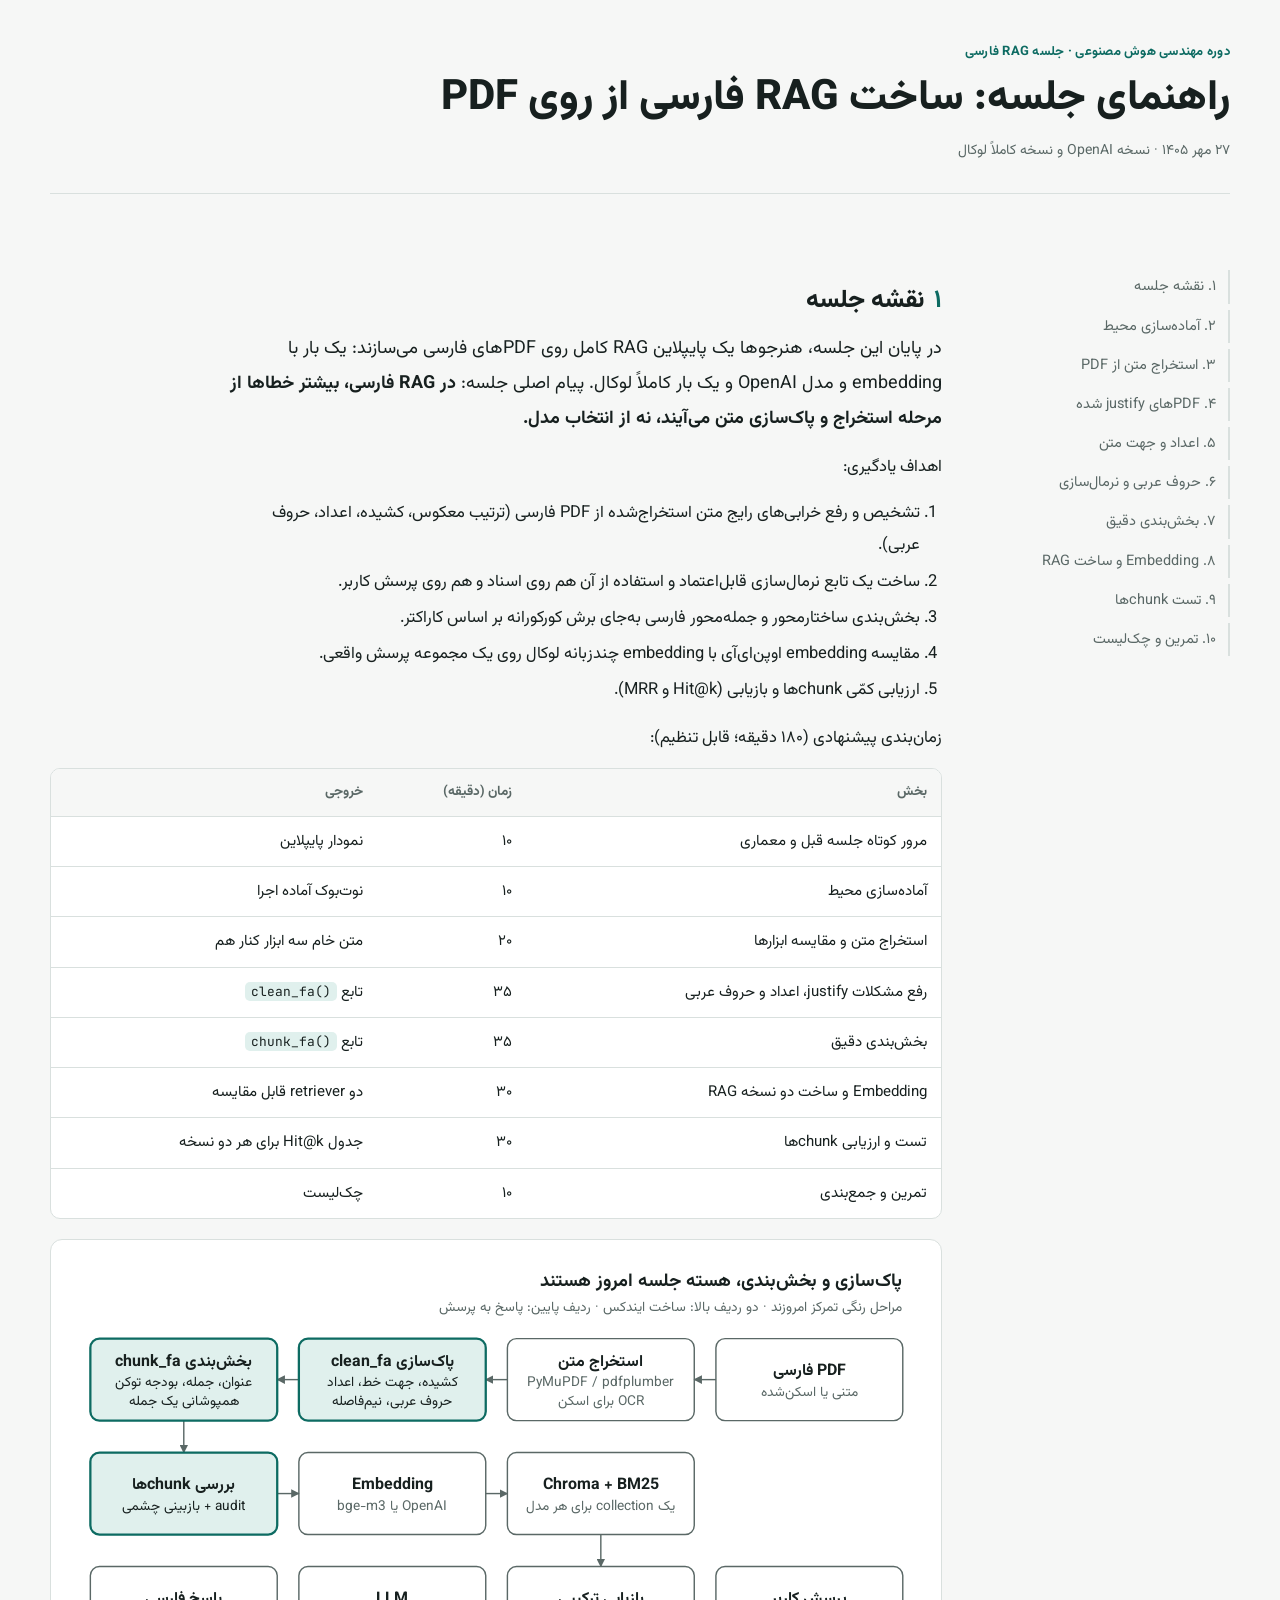
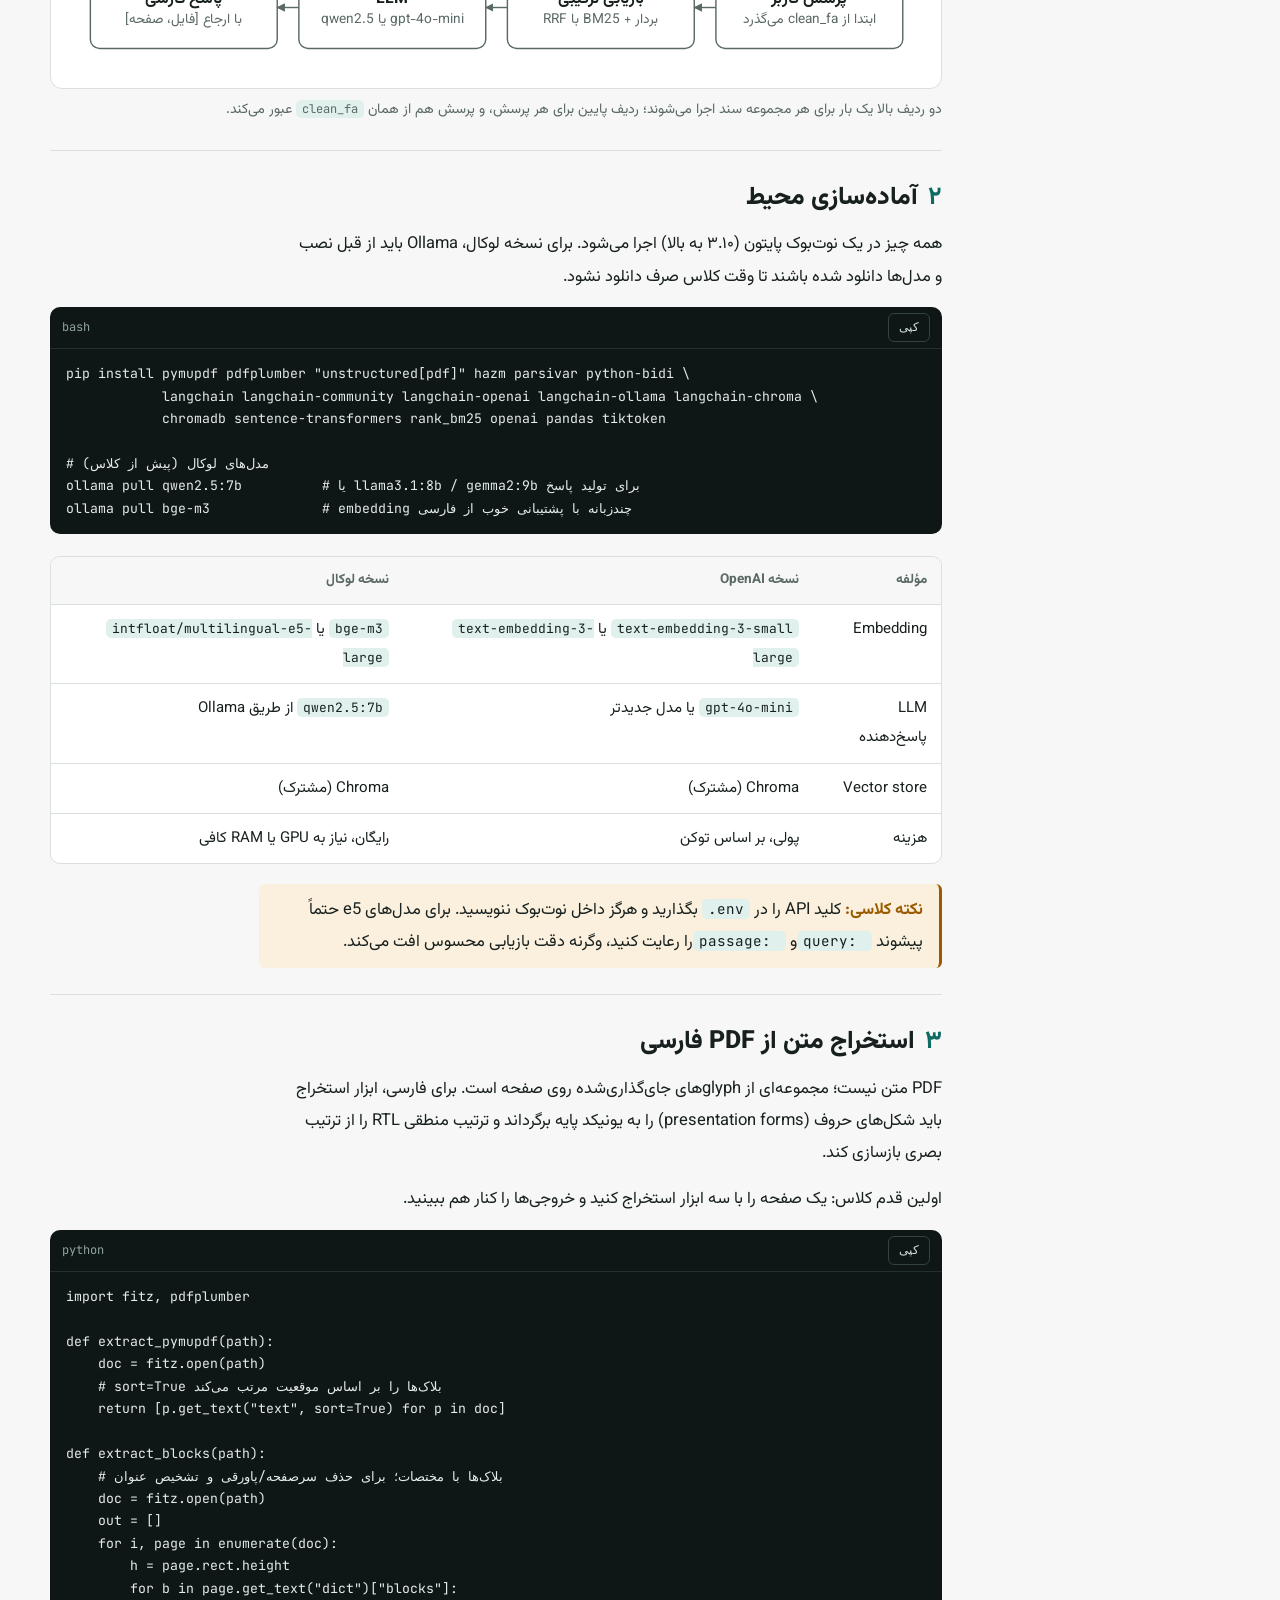
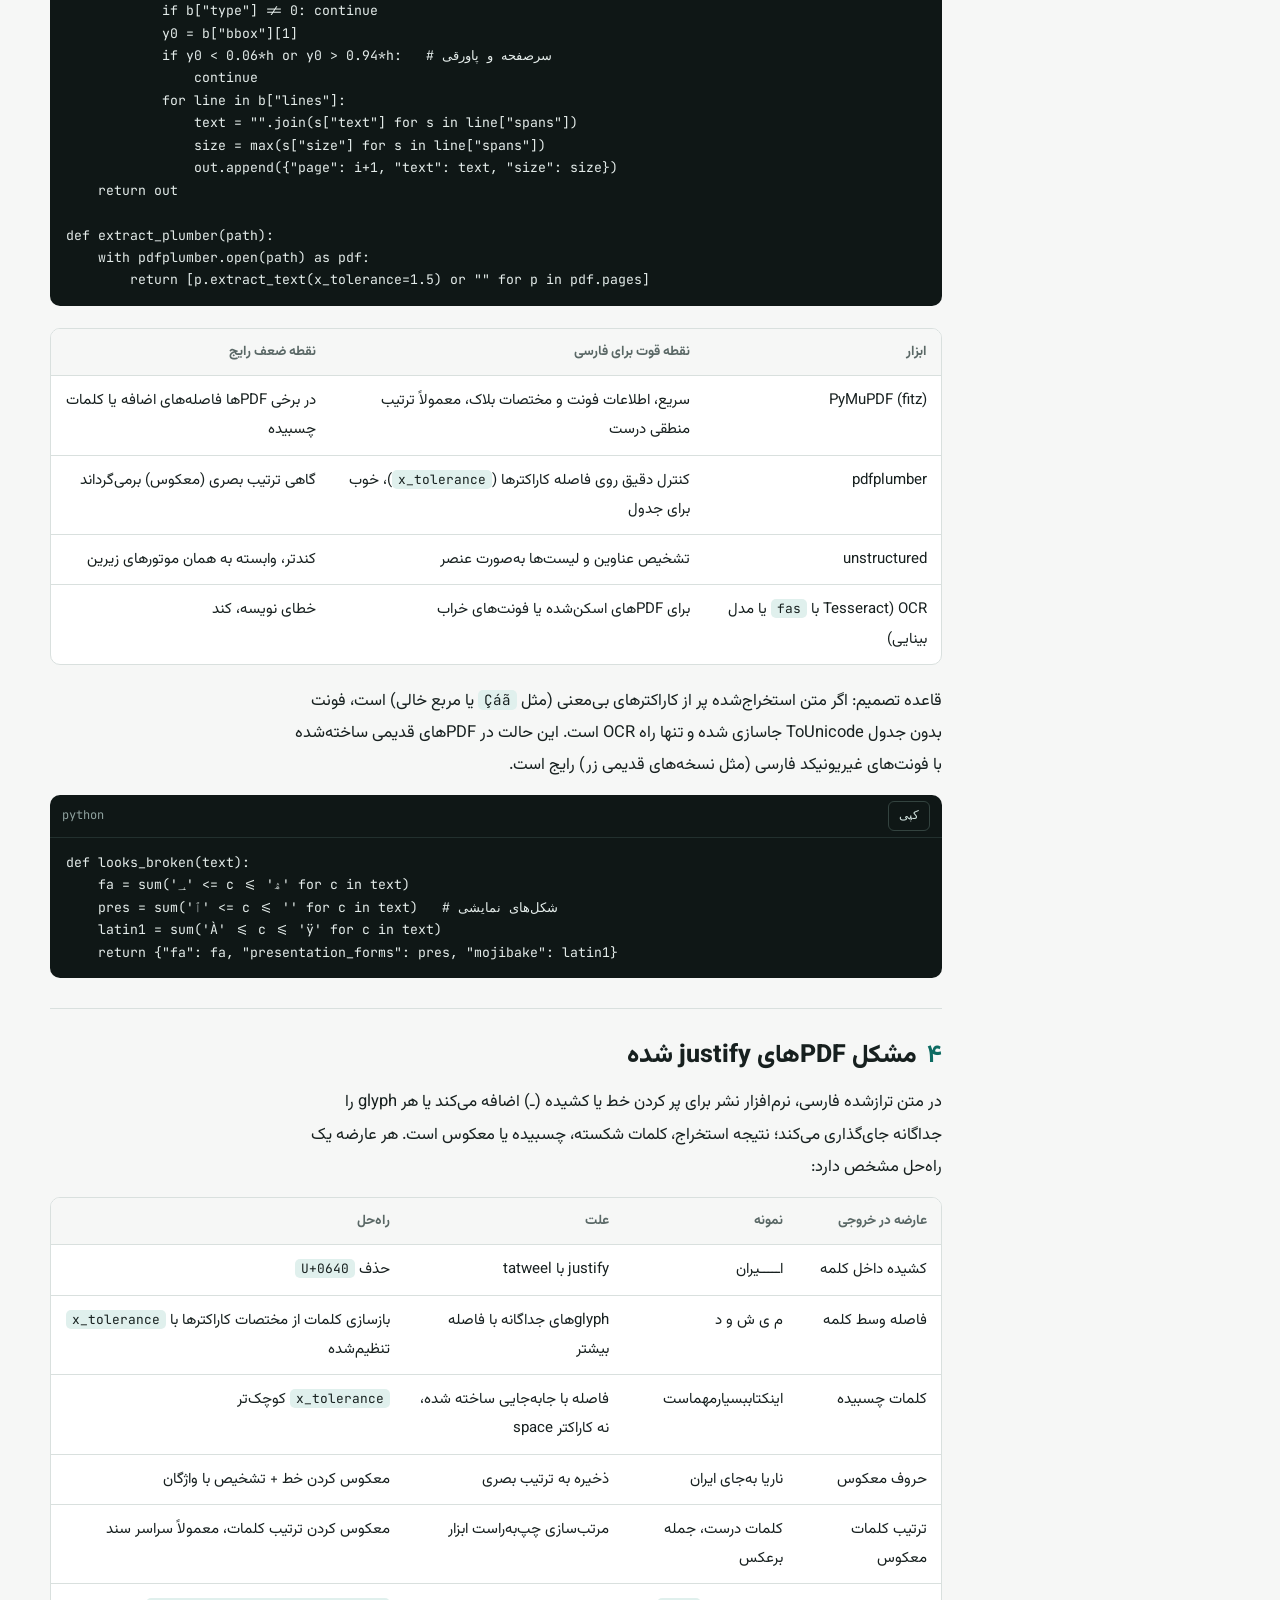
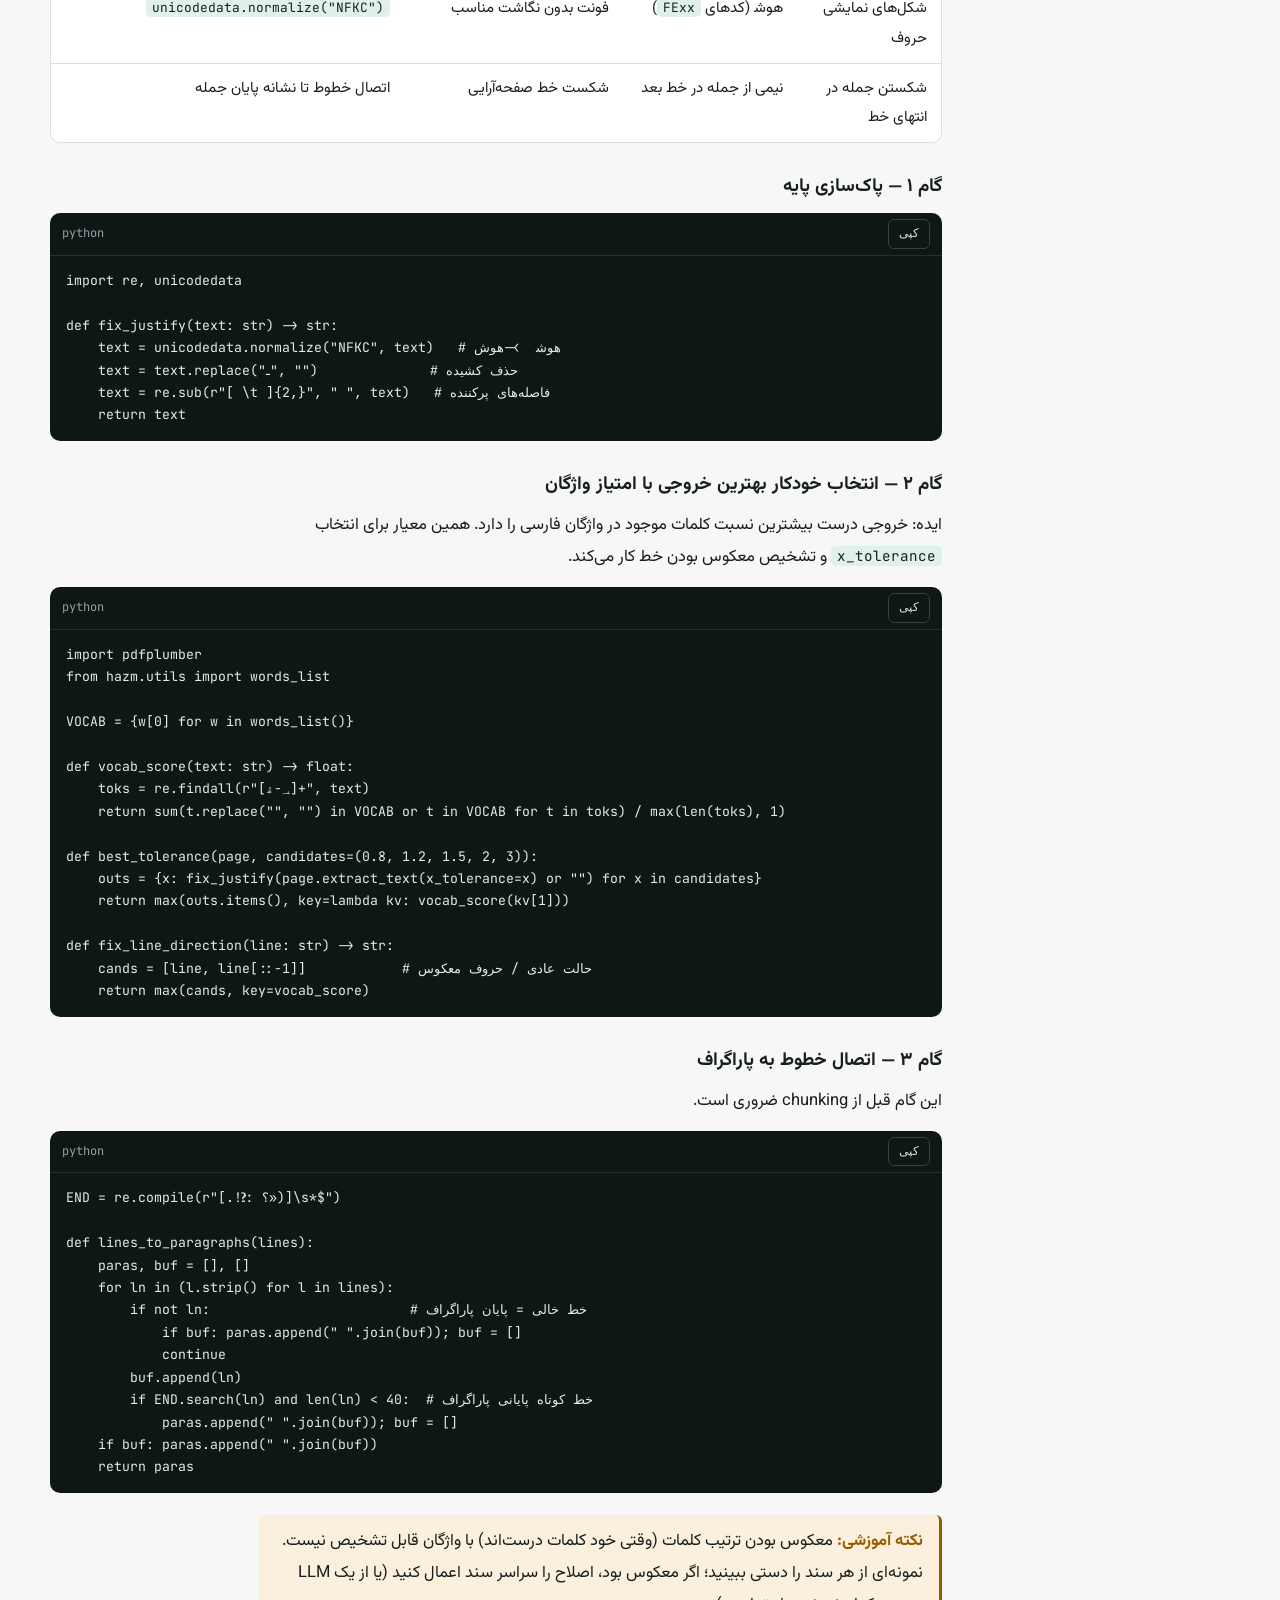
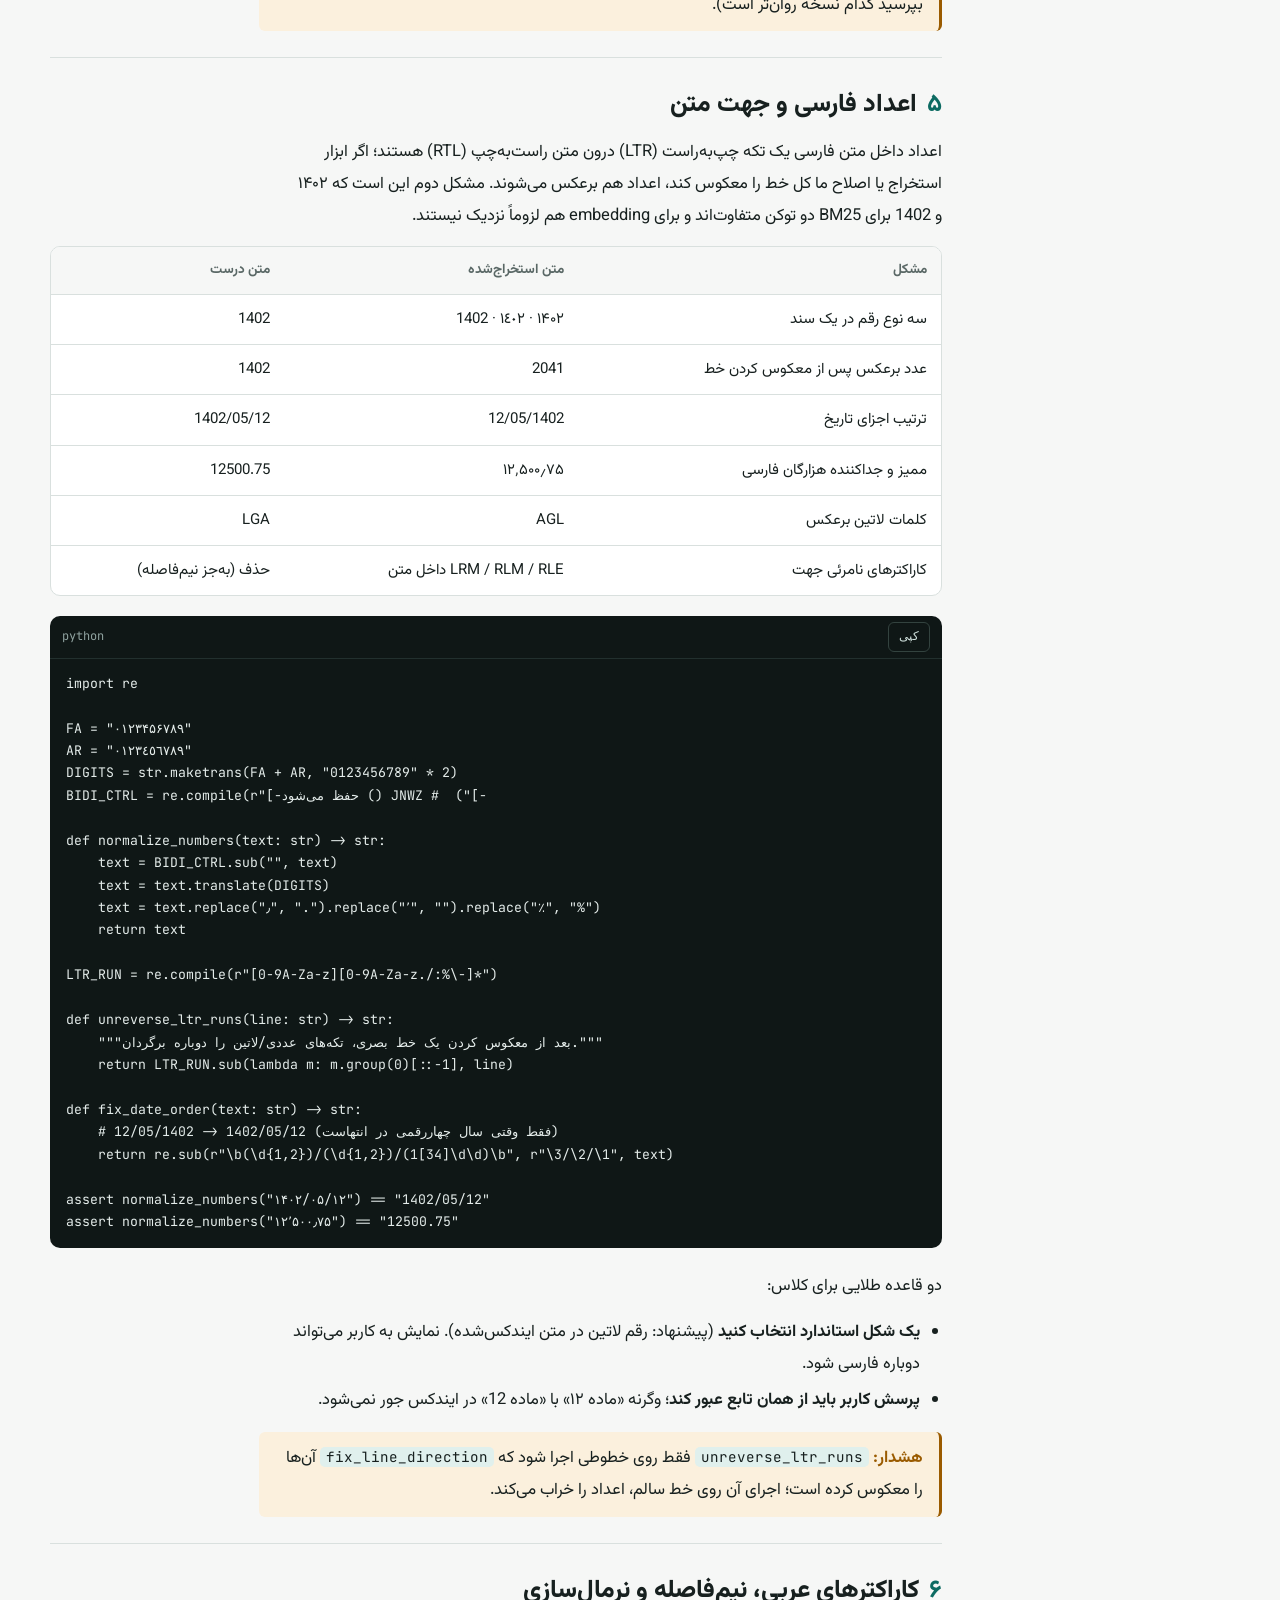
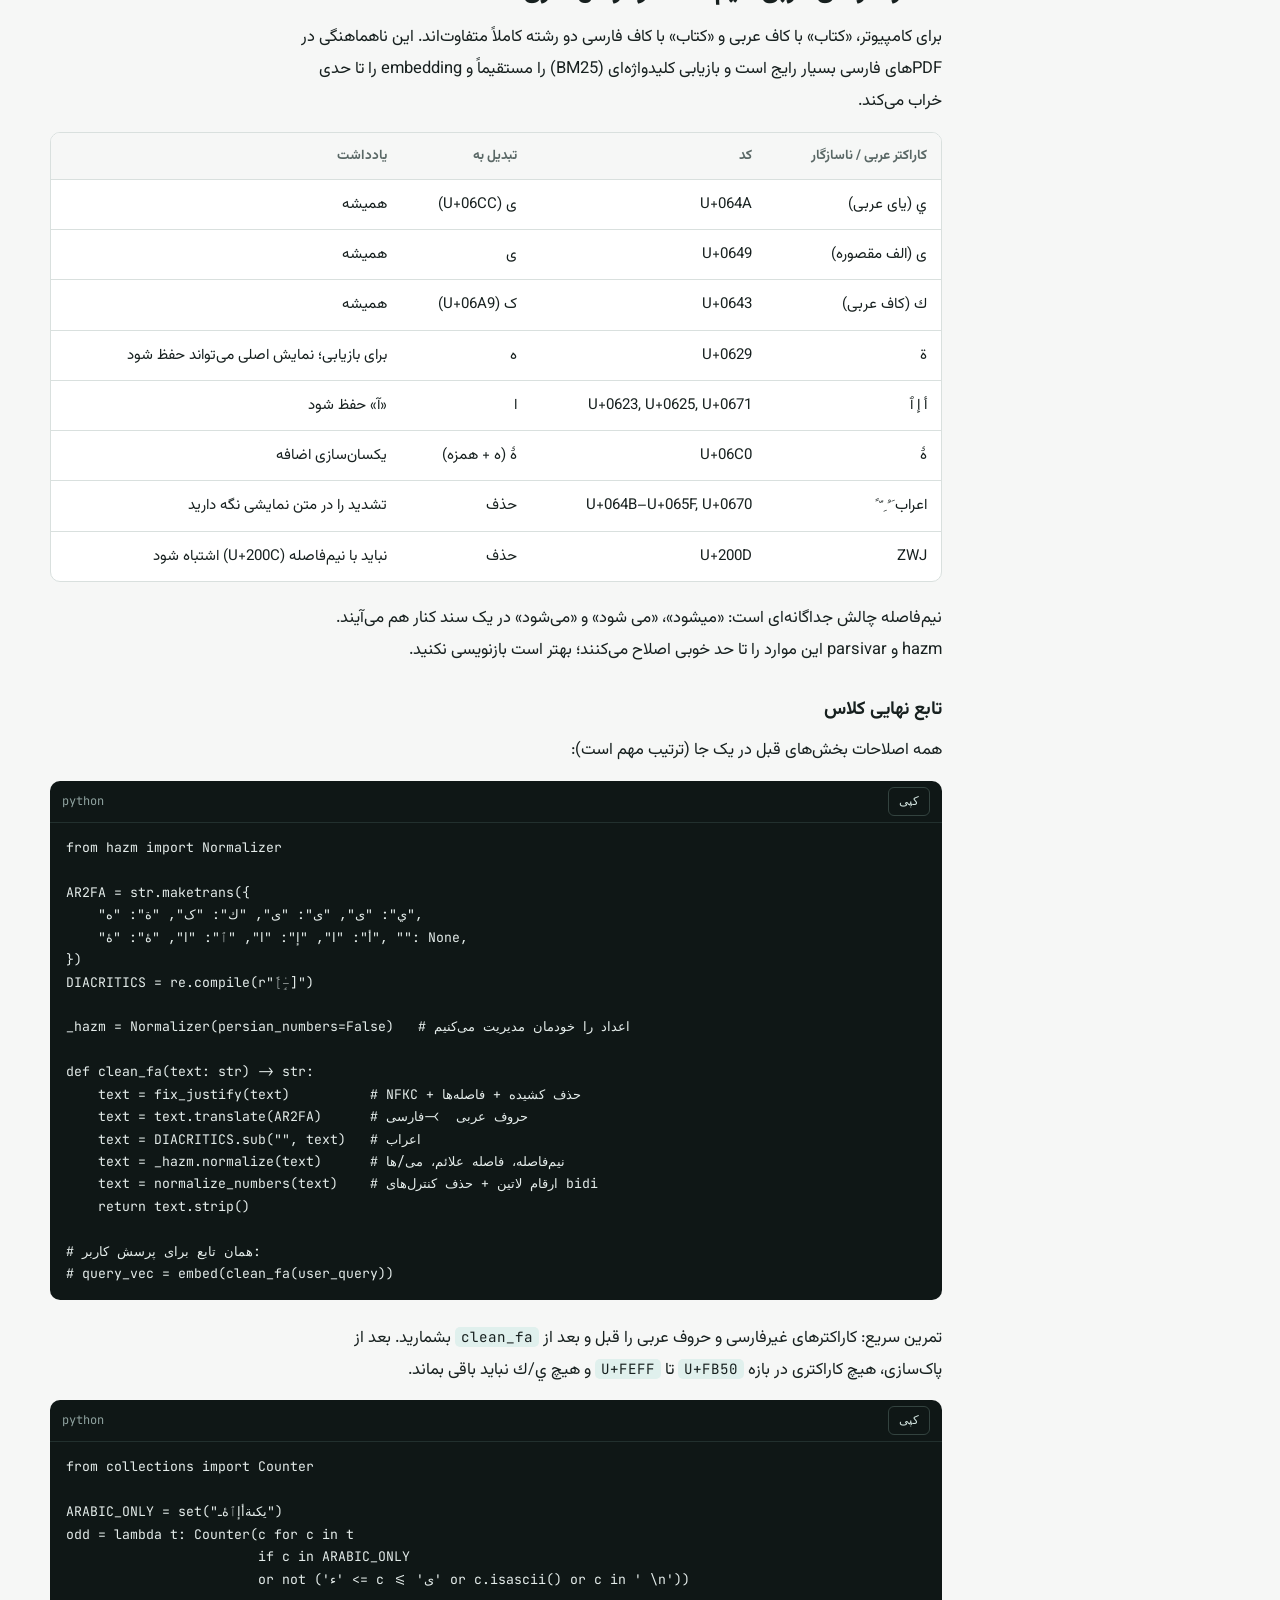
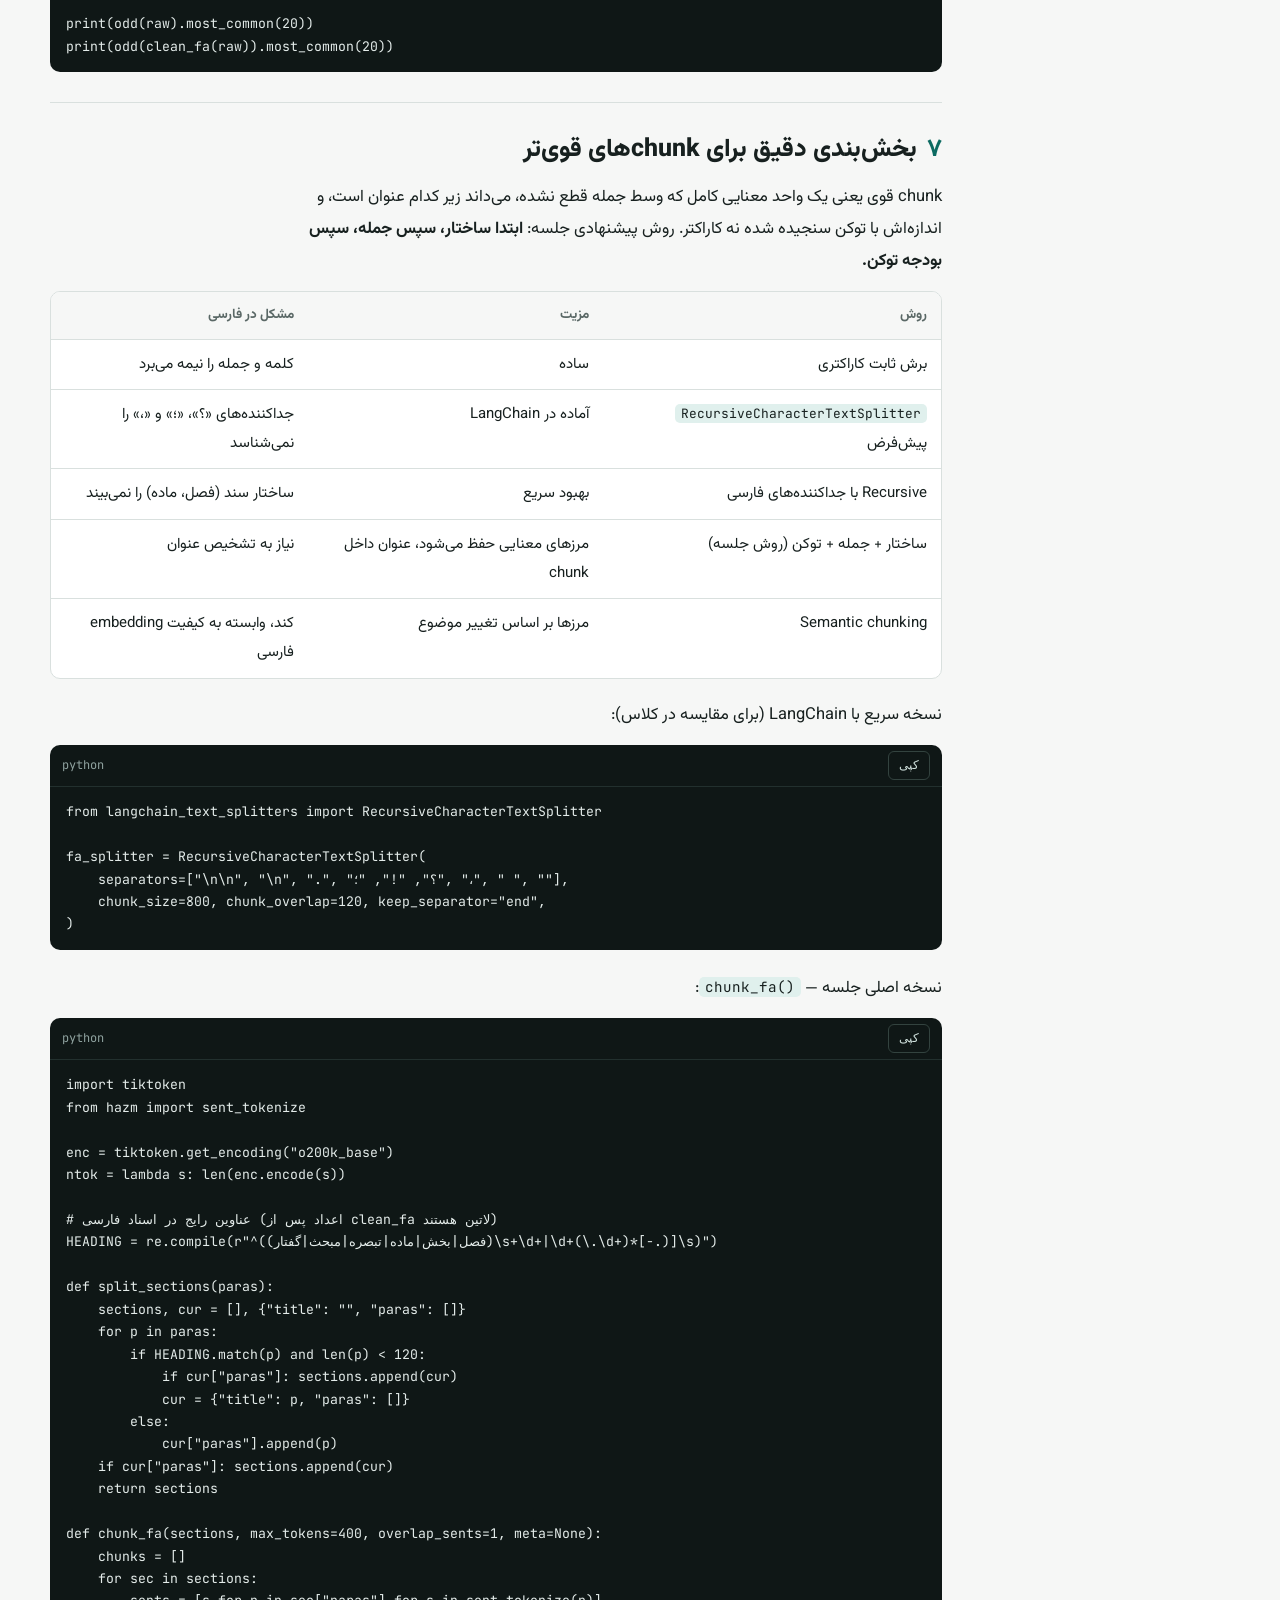
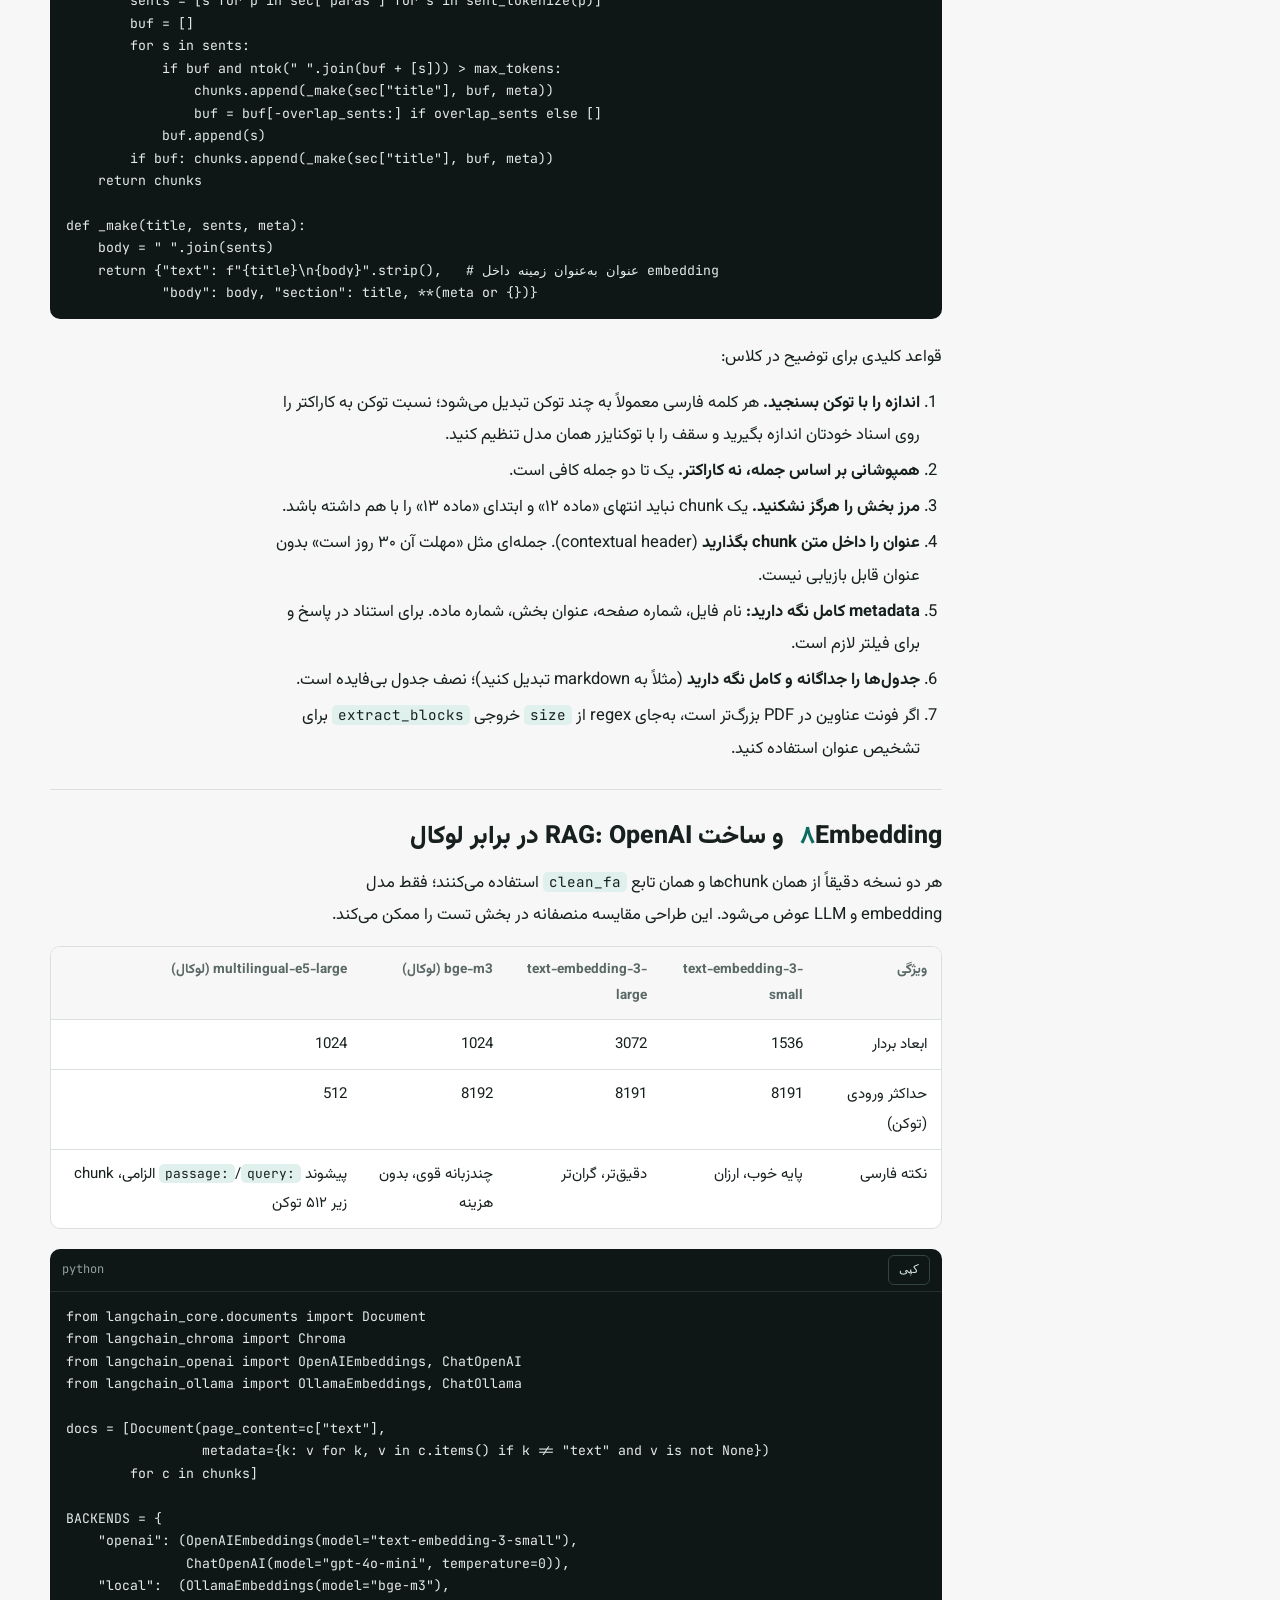
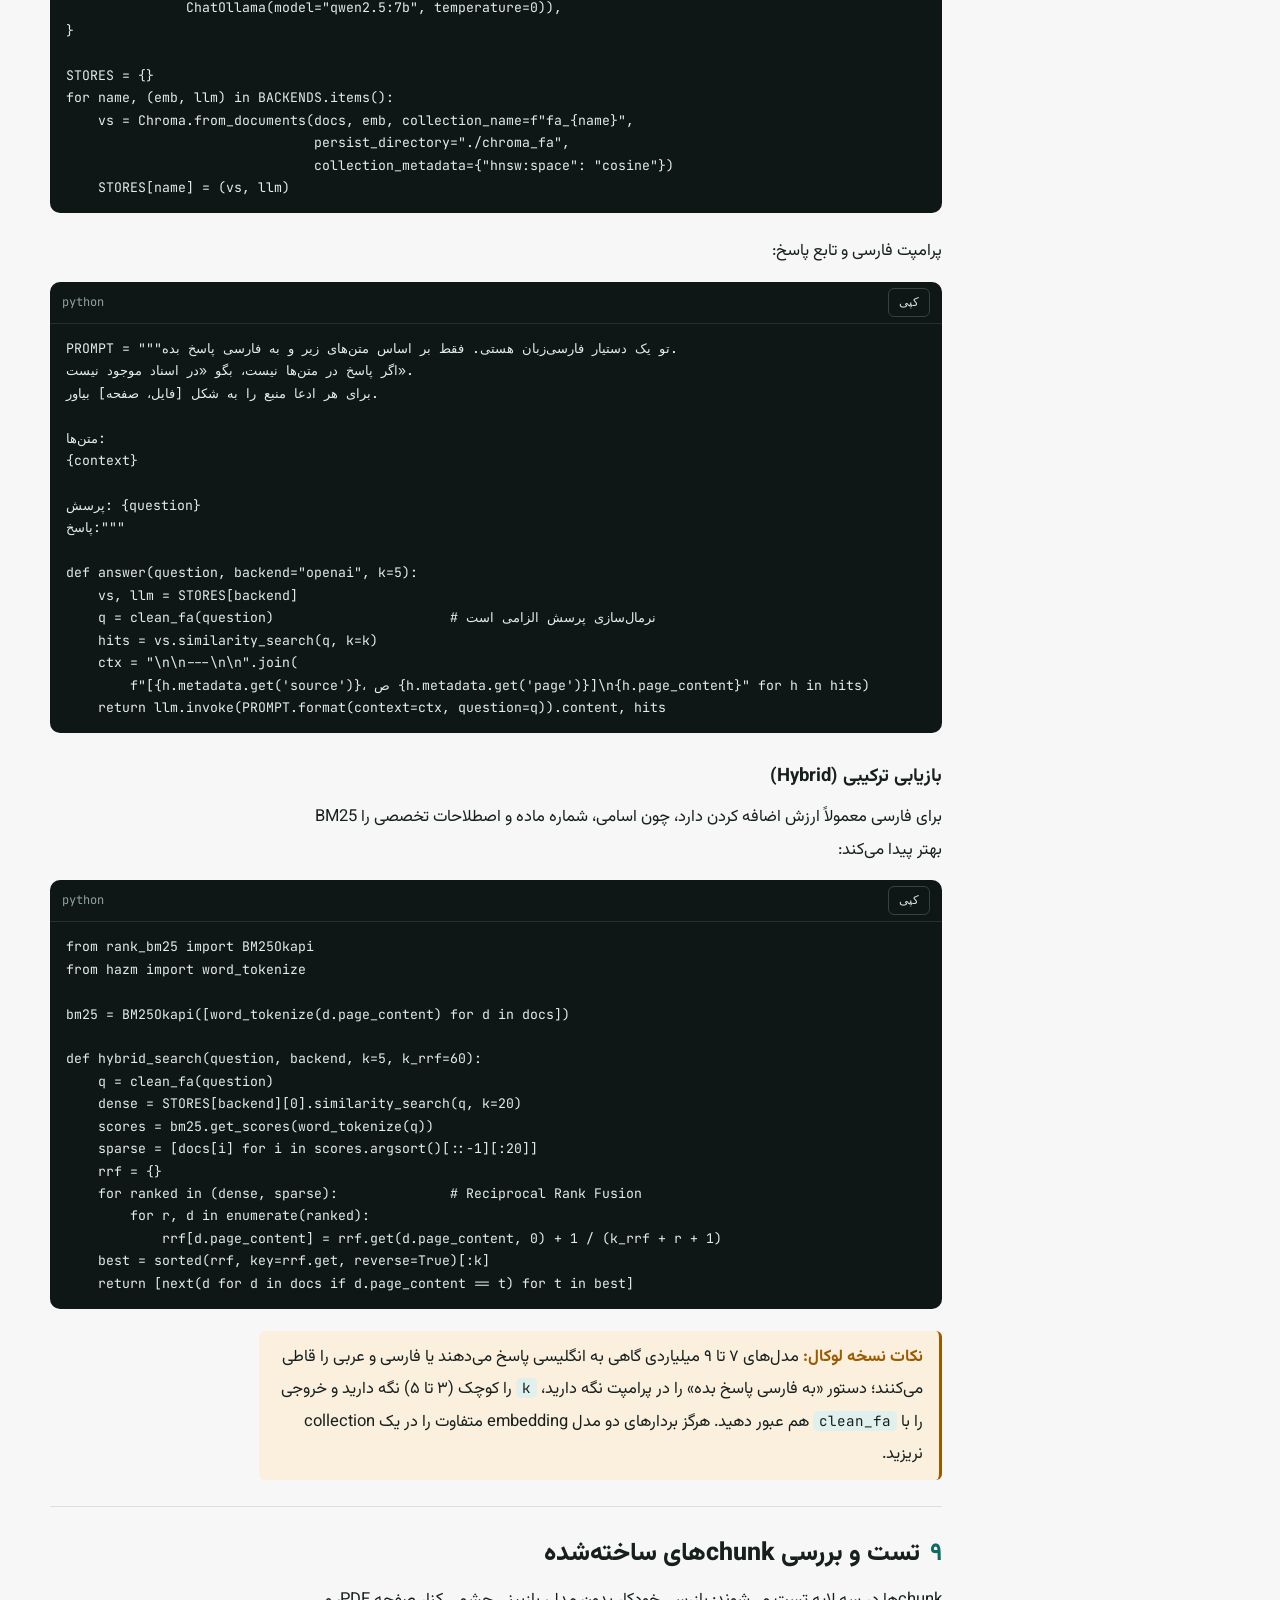
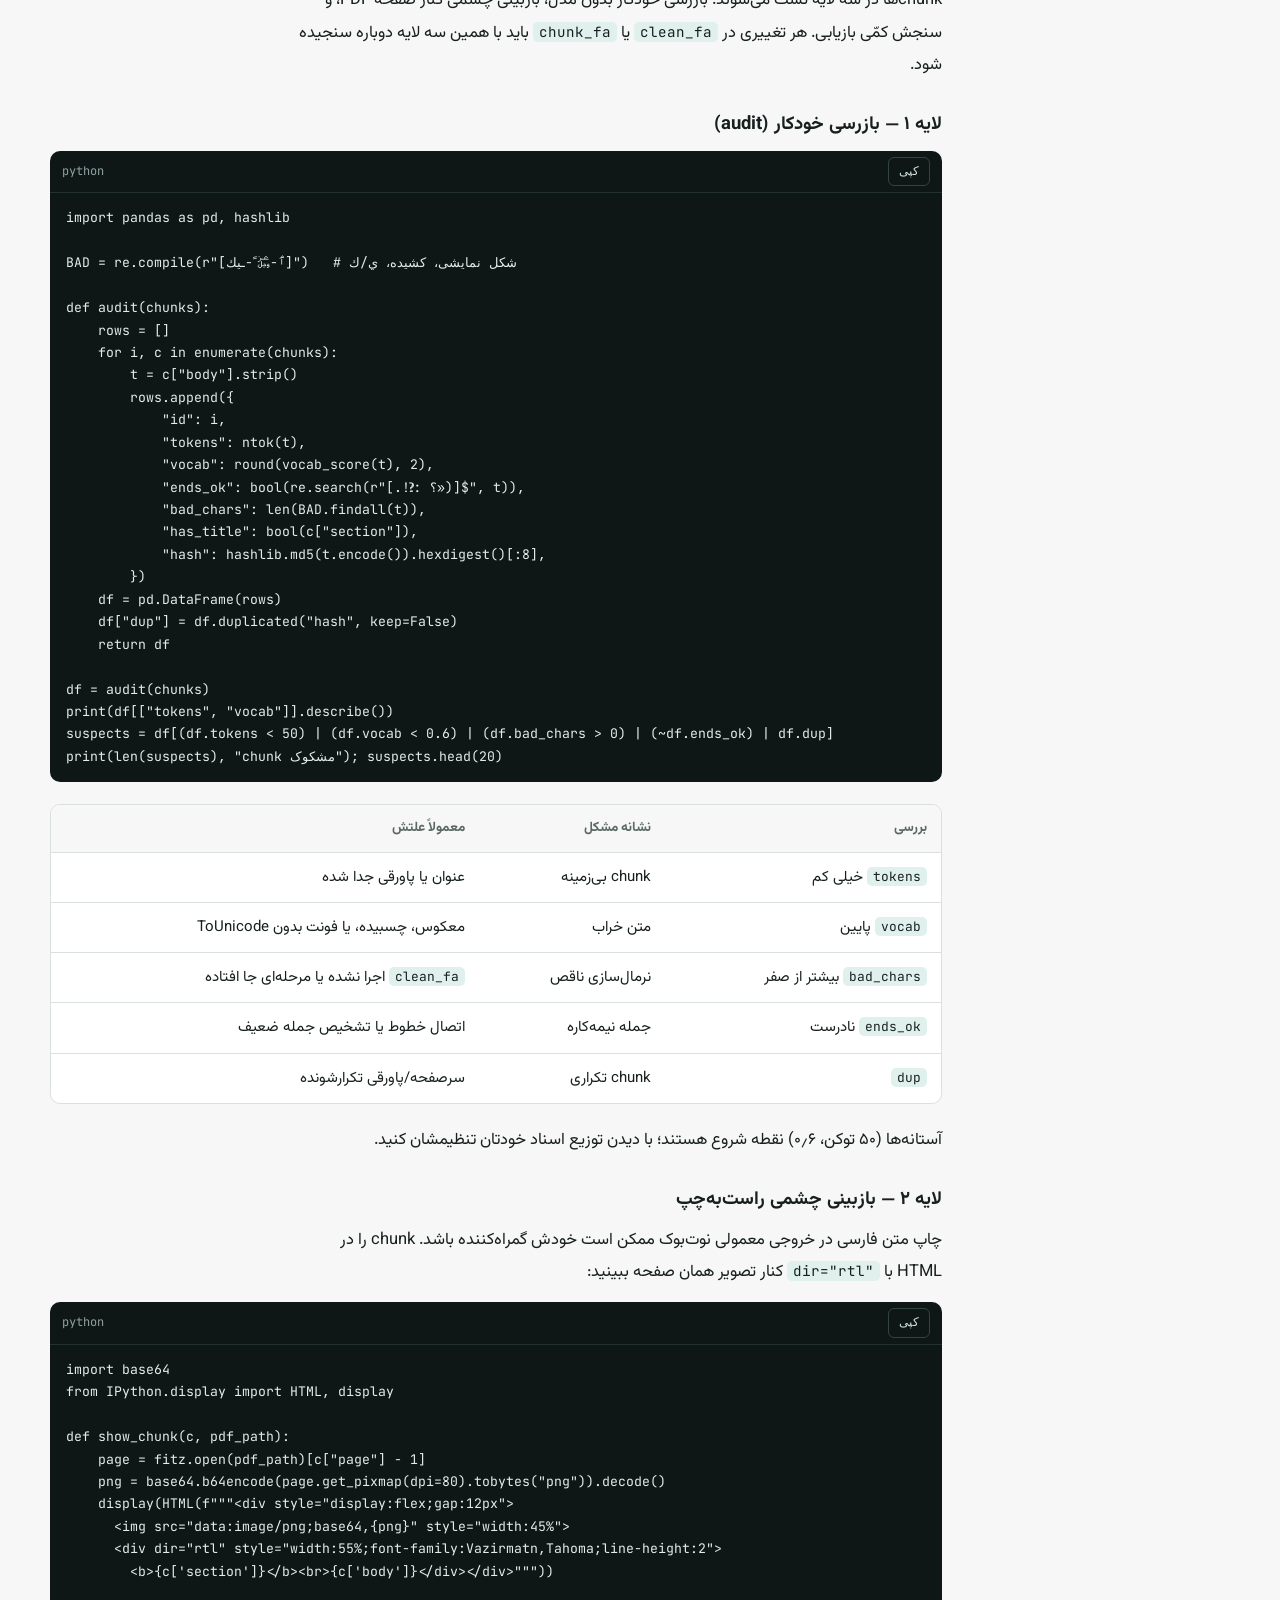
<file: راهنمای RAG فارسی.html>
<!doctype html><html><head><meta charset=utf8><meta name=viewport content="width=device-width,initial-scale=1,viewport-fit=cover"><style>:root{color-scheme:light;box-sizing:border-box;padding-top:env(safe-area-inset-top,0px);padding-bottom:env(safe-area-inset-bottom,0px)}html{scroll-padding-top:env(safe-area-inset-top,0px)}body{margin:0;padding:0;font:14px -apple-system,BlinkMacSystemFont,sans-serif;background:#fff;color:#000}img{max-width:100%}[hidden]:not([hidden=until-found i]){display:none!important}</style></head><body>
<title>راهنمای RAG فارسی</title>
<meta name="claude:viewport-fit-sides" content="cover">
<link rel="preconnect" href="https://fonts.googleapis.com">
<link rel="stylesheet" href="https://fonts.googleapis.com/css2?family=Vazirmatn:wght@400;500;700;800&family=JetBrains+Mono:wght@400;600&display=swap">
<style>
/* Layout: RTL reading column with a sticky table of contents on the right; code stays LTR inside its own scroll box */
:root{
  --bg:#f6f7f6; --surface:#ffffff; --fg:#17201f; --muted:#5a6866; --line:#d9e0de;
  --accent:#0d6b62; --accent-soft:#e0f0ed; --code-bg:#0f1716; --code-fg:#e4ecea; --warn:#9a5b00; --warn-soft:#fbf0dd;
  --font-body:"Vazirmatn", Tahoma, "Segoe UI", sans-serif;
  --font-code:"JetBrains Mono", ui-monospace, Menlo, Consolas, monospace;
}
@media (prefers-color-scheme: dark){:root:not([data-theme="light"]){
  --bg:#101615; --surface:#161e1d; --fg:#e3ebe9; --muted:#9aaba8; --line:#2a3634;
  --accent:#4fc1b2; --accent-soft:#173430; --code-bg:#0a0f0e; --code-fg:#dbe5e3; --warn:#e8b25c; --warn-soft:#2e2414; color-scheme:dark}}
:root[data-theme="dark"]{
  --bg:#101615; --surface:#161e1d; --fg:#e3ebe9; --muted:#9aaba8; --line:#2a3634;
  --accent:#4fc1b2; --accent-soft:#173430; --code-bg:#0a0f0e; --code-fg:#dbe5e3; --warn:#e8b25c; --warn-soft:#2e2414; color-scheme:dark}

html{direction:rtl}
body{background:var(--bg);color:var(--fg);font-family:var(--font-body);font-size:16.5px;line-height:1.95;
  padding-left:max(16px,env(safe-area-inset-left,0px));padding-right:max(16px,env(safe-area-inset-right,0px));padding-block:0 64px;text-align:right}
.wrap{max-width:1180px;margin:0 auto;display:grid;grid-template-columns:240px minmax(0,1fr);gap:48px}
header.top{grid-column:1/-1;padding-block:40px 8px;border-bottom:1px solid var(--line)}
.eyebrow{font-size:13px;color:var(--accent);font-weight:700;letter-spacing:.02em}
h1{font-size:clamp(28px,4.4vw,42px);line-height:1.35;margin:6px 0 10px;font-weight:800;text-wrap:balance}
.meta{color:var(--muted);font-size:14px;margin:0 0 20px}
nav.toc{position:sticky;top:calc(env(safe-area-inset-top,0px) + 24px);align-self:start;font-size:14.5px;padding-top:28px}
nav.toc ol{list-style:none;margin:0;padding:0;display:grid;gap:2px;counter-reset:t}
nav.toc a{display:block;color:var(--muted);text-decoration:none;padding:5px 12px;border-right:2px solid var(--line);line-height:1.6}
nav.toc a:hover,nav.toc a:focus-visible{color:var(--accent);border-right-color:var(--accent);outline:none}
main{min-width:0;padding-top:12px}
section{padding-block:28px 8px;border-bottom:1px solid var(--line)}
section:last-child{border-bottom:0}
h2{font-size:25px;font-weight:800;margin:0 0 12px;line-height:1.5;text-wrap:balance;scroll-margin-top:20px}
h2 .n{color:var(--accent);font-weight:700;margin-left:10px}
h3{font-size:18.5px;font-weight:700;margin:26px 0 6px}
p{margin:0 0 14px;max-width:72ch}
.lead{font-size:18px}
strong{font-weight:700}
ul,ol{margin:0 0 16px;padding-right:22px;padding-left:0;max-width:72ch}
li{margin-bottom:4px}
code{font-family:var(--font-code);font-size:.86em;background:var(--accent-soft);padding:1px 6px;border-radius:5px;direction:ltr;unicode-bidi:isolate}
.tbl{overflow-x:auto;margin:6px 0 20px;border:1px solid var(--line);border-radius:10px;background:var(--surface)}
table{border-collapse:collapse;width:100%;font-size:15px;min-width:520px}
th,td{padding:10px 14px;border-bottom:1px solid var(--line);text-align:right;vertical-align:top}
th{font-weight:700;font-size:13.5px;color:var(--muted);background:var(--bg)}
tr:last-child td{border-bottom:0}
td.num{font-variant-numeric:tabular-nums;direction:ltr;text-align:right;unicode-bidi:isolate}
.codebox{position:relative;margin:8px 0 22px;border-radius:10px;background:var(--code-bg);overflow:hidden}
.codebox .bar{display:flex;justify-content:space-between;align-items:center;padding:6px 12px;font-family:var(--font-code);font-size:12px;color:#8fa29f;border-bottom:1px solid #22302e;direction:ltr}
.codebox button{font:inherit;color:#cfe0dc;background:transparent;border:1px solid #33433f;border-radius:6px;padding:2px 10px;cursor:pointer}
.codebox button:hover,.codebox button:focus-visible{border-color:#6fc9bc;color:#fff;outline:none}
pre{margin:0;overflow-x:auto;padding:14px 16px;direction:ltr;text-align:left;color:var(--code-fg);font-family:var(--font-code);font-size:13.2px;line-height:1.7;tab-size:4}
pre code{background:none;padding:0;font-size:inherit;color:inherit}
.note{background:var(--warn-soft);border-right:3px solid var(--warn);padding:10px 16px;border-radius:6px;margin:4px 0 18px;max-width:72ch}
.note b{color:var(--warn)}
figure{margin:12px 0 18px}
.diagram{overflow-x:auto;background:var(--surface);border:1px solid var(--line);border-radius:12px;padding:12px}
.diagram svg{display:block;width:100%;min-width:640px;height:auto}
figcaption{font-size:14px;color:var(--muted);margin-top:8px}
.svg-box{fill:none;stroke:var(--muted);stroke-width:1.25}
.svg-box.hot{fill:var(--accent-soft);stroke:var(--accent);stroke-width:2}
.svg-name{fill:var(--fg);font-weight:700;font-size:14px;font-family:var(--font-body)}
.svg-sub{fill:var(--muted);font-size:12px;font-family:var(--font-body)}
.svg-line{fill:none;stroke:var(--muted);stroke-width:1.25}
.checklist{list-style:none;padding:0}
.checklist label{display:flex;gap:10px;align-items:flex-start;cursor:pointer}
.checklist input{margin-top:9px;accent-color:var(--accent);width:16px;height:16px;flex:none}
.checklist input:checked + span{color:var(--muted);text-decoration:line-through}
a{color:var(--accent)}
@media (max-width:860px){
  .wrap{grid-template-columns:minmax(0,1fr);gap:0}
  nav.toc{position:static;padding-top:16px}
  nav.toc ol{grid-template-columns:repeat(2,minmax(0,1fr))}
}
@media (prefers-reduced-motion:no-preference){html{scroll-behavior:smooth}}
</style>

<div class="wrap">
<header class="top">
  <div class="eyebrow">دوره مهندسی هوش مصنوعی · جلسه RAG فارسی</div>
  <h1>راهنمای جلسه: ساخت RAG فارسی از روی PDF</h1>
  <p class="meta">۲۷ مهر ۱۴۰۵ · نسخه OpenAI و نسخه کاملاً لوکال</p>
</header>

<nav class="toc" aria-label="فهرست">
  <ol>
    <li><a href="#map">۱. نقشه جلسه</a></li>
    <li><a href="#env">۲. آماده‌سازی محیط</a></li>
    <li><a href="#extract">۳. استخراج متن از PDF</a></li>
    <li><a href="#justify">۴. PDFهای justify شده</a></li>
    <li><a href="#digits">۵. اعداد و جهت متن</a></li>
    <li><a href="#arabic">۶. حروف عربی و نرمال‌سازی</a></li>
    <li><a href="#chunk">۷. بخش‌بندی دقیق</a></li>
    <li><a href="#embed">۸. Embedding و ساخت RAG</a></li>
    <li><a href="#test">۹. تست chunkها</a></li>
    <li><a href="#practice">۱۰. تمرین و چک‌لیست</a></li>
  </ol>
</nav>

<main>

<section id="map">
<h2><span class="n">۱</span>نقشه جلسه</h2>
<p class="lead">در پایان این جلسه، هنرجوها یک پایپلاین RAG کامل روی PDFهای فارسی می‌سازند: یک بار با embedding و مدل OpenAI و یک بار کاملاً لوکال. پیام اصلی جلسه: <strong>در RAG فارسی، بیشتر خطاها از مرحله استخراج و پاک‌سازی متن می‌آیند، نه از انتخاب مدل.</strong></p>
<p>اهداف یادگیری:</p>
<ol>
<li>تشخیص و رفع خرابی‌های رایج متن استخراج‌شده از PDF فارسی (ترتیب معکوس، کشیده، اعداد، حروف عربی).</li>
<li>ساخت یک تابع نرمال‌سازی قابل‌اعتماد و استفاده از آن هم روی اسناد و هم روی پرسش کاربر.</li>
<li>بخش‌بندی ساختارمحور و جمله‌محور فارسی به‌جای برش کورکورانه بر اساس کاراکتر.</li>
<li>مقایسه embedding اوپن‌ای‌آی با embedding چندزبانه لوکال روی یک مجموعه پرسش واقعی.</li>
<li>ارزیابی کمّی chunkها و بازیابی (Hit@k و MRR).</li>
</ol>
<p>زمان‌بندی پیشنهادی (۱۸۰ دقیقه؛ قابل تنظیم):</p>
<div class="tbl"><table>
<thead><tr><th>بخش</th><th>زمان (دقیقه)</th><th>خروجی</th></tr></thead>
<tbody>
<tr><td>مرور کوتاه جلسه قبل و معماری</td><td>۱۰</td><td>نمودار پایپلاین</td></tr>
<tr><td>آماده‌سازی محیط</td><td>۱۰</td><td>نوت‌بوک آماده اجرا</td></tr>
<tr><td>استخراج متن و مقایسه ابزارها</td><td>۲۰</td><td>متن خام سه ابزار کنار هم</td></tr>
<tr><td>رفع مشکلات justify، اعداد و حروف عربی</td><td>۳۵</td><td>تابع <code>clean_fa()</code></td></tr>
<tr><td>بخش‌بندی دقیق</td><td>۳۵</td><td>تابع <code>chunk_fa()</code></td></tr>
<tr><td>Embedding و ساخت دو نسخه RAG</td><td>۳۰</td><td>دو retriever قابل مقایسه</td></tr>
<tr><td>تست و ارزیابی chunkها</td><td>۳۰</td><td>جدول Hit@k برای هر دو نسخه</td></tr>
<tr><td>تمرین و جمع‌بندی</td><td>۱۰</td><td>چک‌لیست</td></tr>
</tbody></table></div>

<figure>
<div class="diagram">
<svg viewBox="0 0 760 372" direction="rtl" role="img" aria-label="پاک‌سازی و بخش‌بندی، هسته جلسه امروز هستند">
<defs><marker id="arr" viewBox="0 0 10 10" refX="9" refY="5" markerWidth="6" markerHeight="6" orient="auto-start-reverse"><path d="M0 0L10 5L0 10z" style="fill:var(--muted)"/></marker></defs>
<text x="736" y="30" text-anchor="start" class="svg-name" style="font-size:16px">پاک‌سازی و بخش‌بندی، هسته جلسه امروز هستند</text>
<text x="736" y="52" text-anchor="start" class="svg-sub">مراحل رنگی تمرکز امروزند · دو ردیف بالا: ساخت ایندکس · ردیف پایین: پاسخ به پرسش</text>
<g marker-end="url(#arr)">
<path class="svg-line" d="M573 112H554" marker-end="url(#arr)"/>
<path class="svg-line" d="M390 112H371" marker-end="url(#arr)"/>
<path class="svg-line" d="M207 112H188" marker-end="url(#arr)"/>
<path class="svg-line" d="M106 148V176" marker-end="url(#arr)"/>
<path class="svg-line" d="M188 212H207" marker-end="url(#arr)"/>
<path class="svg-line" d="M371 212H390" marker-end="url(#arr)"/>
<path class="svg-line" d="M472 248V276" marker-end="url(#arr)"/>
<path class="svg-line" d="M573 312H554" marker-end="url(#arr)"/>
<path class="svg-line" d="M390 312H371" marker-end="url(#arr)"/>
<path class="svg-line" d="M207 312H188" marker-end="url(#arr)"/>
</g>
<rect class="svg-box" x="573" y="76" width="164" height="72" rx="8"/>
<text x="655" y="108" text-anchor="middle" class="svg-name">PDF فارسی</text>
<text x="655" y="126" text-anchor="middle" class="svg-sub">متنی یا اسکن‌شده</text>
<rect class="svg-box" x="390" y="76" width="164" height="72" rx="8"/>
<text x="472" y="100" text-anchor="middle" class="svg-name">استخراج متن</text>
<text x="472" y="118" text-anchor="middle" class="svg-sub">PyMuPDF / pdfplumber</text>
<text x="472" y="134" text-anchor="middle" class="svg-sub">OCR برای اسکن</text>
<rect class="svg-box hot" x="207" y="76" width="164" height="72" rx="8"/>
<text x="289" y="100" text-anchor="middle" class="svg-name">پاک‌سازی clean_fa</text>
<text x="289" y="118" text-anchor="middle" class="svg-sub" style="fill:var(--fg)">کشیده، جهت خط، اعداد</text>
<text x="289" y="134" text-anchor="middle" class="svg-sub" style="fill:var(--fg)">حروف عربی، نیم‌فاصله</text>
<rect class="svg-box hot" x="24" y="76" width="164" height="72" rx="8"/>
<text x="106" y="100" text-anchor="middle" class="svg-name">بخش‌بندی chunk_fa</text>
<text x="106" y="118" text-anchor="middle" class="svg-sub" style="fill:var(--fg)">عنوان، جمله، بودجه توکن</text>
<text x="106" y="134" text-anchor="middle" class="svg-sub" style="fill:var(--fg)">همپوشانی یک جمله</text>
<rect class="svg-box hot" x="24" y="176" width="164" height="72" rx="8"/>
<text x="106" y="208" text-anchor="middle" class="svg-name">بررسی chunkها</text>
<text x="106" y="226" text-anchor="middle" class="svg-sub" style="fill:var(--fg)">audit + بازبینی چشمی</text>
<rect class="svg-box" x="207" y="176" width="164" height="72" rx="8"/>
<text x="289" y="208" text-anchor="middle" class="svg-name">Embedding</text>
<text x="289" y="226" text-anchor="middle" class="svg-sub">OpenAI یا bge-m3</text>
<rect class="svg-box" x="390" y="176" width="164" height="72" rx="8"/>
<text x="472" y="208" text-anchor="middle" class="svg-name">Chroma + BM25</text>
<text x="472" y="226" text-anchor="middle" class="svg-sub">یک collection برای هر مدل</text>
<rect class="svg-box" x="573" y="276" width="164" height="72" rx="8"/>
<text x="655" y="308" text-anchor="middle" class="svg-name">پرسش کاربر</text>
<text x="655" y="326" text-anchor="middle" class="svg-sub">ابتدا از clean_fa می‌گذرد</text>
<rect class="svg-box" x="390" y="276" width="164" height="72" rx="8"/>
<text x="472" y="308" text-anchor="middle" class="svg-name">بازیابی ترکیبی</text>
<text x="472" y="326" text-anchor="middle" class="svg-sub">بردار + BM25 با RRF</text>
<rect class="svg-box" x="207" y="276" width="164" height="72" rx="8"/>
<text x="289" y="308" text-anchor="middle" class="svg-name">LLM</text>
<text x="289" y="326" text-anchor="middle" class="svg-sub">gpt-4o-mini یا qwen2.5</text>
<rect class="svg-box" x="24" y="276" width="164" height="72" rx="8"/>
<text x="106" y="308" text-anchor="middle" class="svg-name">پاسخ فارسی</text>
<text x="106" y="326" text-anchor="middle" class="svg-sub">با ارجاع [فایل، صفحه]</text>
</svg>
</div>
<figcaption>دو ردیف بالا یک بار برای هر مجموعه سند اجرا می‌شوند؛ ردیف پایین برای هر پرسش، و پرسش هم از همان <code>clean_fa</code> عبور می‌کند.</figcaption>
</figure>
</section>

<section id="env">
<h2><span class="n">۲</span>آماده‌سازی محیط</h2>
<p>همه چیز در یک نوت‌بوک پایتون (۳.۱۰ به بالا) اجرا می‌شود. برای نسخه لوکال، Ollama باید از قبل نصب و مدل‌ها دانلود شده باشند تا وقت کلاس صرف دانلود نشود.</p>
<script type="text/plain" data-lang="bash">pip install pymupdf pdfplumber "unstructured[pdf]" hazm parsivar python-bidi \
            langchain langchain-community langchain-openai langchain-ollama langchain-chroma \
            chromadb sentence-transformers rank_bm25 openai pandas tiktoken

# مدل‌های لوکال (پیش از کلاس)
ollama pull qwen2.5:7b          # یا llama3.1:8b / gemma2:9b برای تولید پاسخ
ollama pull bge-m3              # embedding چندزبانه با پشتیبانی خوب از فارسی</script>
<div class="tbl"><table>
<thead><tr><th>مؤلفه</th><th>نسخه OpenAI</th><th>نسخه لوکال</th></tr></thead>
<tbody>
<tr><td>Embedding</td><td><code>text-embedding-3-small</code> یا <code>text-embedding-3-large</code></td><td><code>bge-m3</code> یا <code>intfloat/multilingual-e5-large</code></td></tr>
<tr><td>LLM پاسخ‌دهنده</td><td><code>gpt-4o-mini</code> یا مدل جدیدتر</td><td><code>qwen2.5:7b</code> از طریق Ollama</td></tr>
<tr><td>Vector store</td><td>Chroma (مشترک)</td><td>Chroma (مشترک)</td></tr>
<tr><td>هزینه</td><td>پولی، بر اساس توکن</td><td>رایگان، نیاز به GPU یا RAM کافی</td></tr>
</tbody></table></div>
<p class="note"><b>نکته کلاسی:</b> کلید API را در <code>.env</code> بگذارید و هرگز داخل نوت‌بوک ننویسید. برای مدل‌های e5 حتماً پیشوند <code>query: </code> و <code>passage: </code> را رعایت کنید، وگرنه دقت بازیابی محسوس افت می‌کند.</p>
</section>

<section id="extract">
<h2><span class="n">۳</span>استخراج متن از PDF فارسی</h2>
<p>PDF متن نیست؛ مجموعه‌ای از glyphهای جای‌گذاری‌شده روی صفحه است. برای فارسی، ابزار استخراج باید شکل‌های حروف (presentation forms) را به یونیکد پایه برگرداند و ترتیب منطقی RTL را از ترتیب بصری بازسازی کند.</p>
<p>اولین قدم کلاس: یک صفحه را با سه ابزار استخراج کنید و خروجی‌ها را کنار هم ببینید.</p>
<script type="text/plain" data-lang="python">import fitz, pdfplumber

def extract_pymupdf(path):
    doc = fitz.open(path)
    # sort=True بلاک‌ها را بر اساس موقعیت مرتب می‌کند
    return [p.get_text("text", sort=True) for p in doc]

def extract_blocks(path):
    # بلاک‌ها با مختصات؛ برای حذف سرصفحه/پاورقی و تشخیص عنوان
    doc = fitz.open(path)
    out = []
    for i, page in enumerate(doc):
        h = page.rect.height
        for b in page.get_text("dict")["blocks"]:
            if b["type"] != 0: continue
            y0 = b["bbox"][1]
            if y0 < 0.06*h or y0 > 0.94*h:   # سرصفحه و پاورقی
                continue
            for line in b["lines"]:
                text = "".join(s["text"] for s in line["spans"])
                size = max(s["size"] for s in line["spans"])
                out.append({"page": i+1, "text": text, "size": size})
    return out

def extract_plumber(path):
    with pdfplumber.open(path) as pdf:
        return [p.extract_text(x_tolerance=1.5) or "" for p in pdf.pages]</script>
<div class="tbl"><table>
<thead><tr><th>ابزار</th><th>نقطه قوت برای فارسی</th><th>نقطه ضعف رایج</th></tr></thead>
<tbody>
<tr><td>PyMuPDF (fitz)</td><td>سریع، اطلاعات فونت و مختصات بلاک، معمولاً ترتیب منطقی درست</td><td>در برخی PDFها فاصله‌های اضافه یا کلمات چسبیده</td></tr>
<tr><td>pdfplumber</td><td>کنترل دقیق روی فاصله کاراکترها (<code>x_tolerance</code>)، خوب برای جدول</td><td>گاهی ترتیب بصری (معکوس) برمی‌گرداند</td></tr>
<tr><td>unstructured</td><td>تشخیص عناوین و لیست‌ها به‌صورت عنصر</td><td>کندتر، وابسته به همان موتورهای زیرین</td></tr>
<tr><td>OCR (Tesseract با <code>fas</code> یا مدل بینایی)</td><td>برای PDFهای اسکن‌شده یا فونت‌های خراب</td><td>خطای نویسه، کند</td></tr>
</tbody></table></div>
<p>قاعده تصمیم: اگر متن استخراج‌شده پر از کاراکترهای بی‌معنی (مثل <code>Çáã</code> یا مربع خالی) است، فونت بدون جدول ToUnicode جاسازی شده و تنها راه OCR است. این حالت در PDFهای قدیمی ساخته‌شده با فونت‌های غیریونیکد فارسی (مثل نسخه‌های قدیمی زر) رایج است.</p>
<script type="text/plain" data-lang="python">def looks_broken(text):
    fa = sum('؀' <= c <= 'ۿ' for c in text)
    pres = sum('ﭐ' <= c <= '﻿' for c in text)   # شکل‌های نمایشی
    latin1 = sum('À' <= c <= 'ÿ' for c in text)
    return {"fa": fa, "presentation_forms": pres, "mojibake": latin1}</script>
</section>

<section id="justify">
<h2><span class="n">۴</span>مشکل PDFهای justify شده</h2>
<p>در متن ترازشده فارسی، نرم‌افزار نشر برای پر کردن خط یا کشیده (ـ) اضافه می‌کند یا هر glyph را جداگانه جای‌گذاری می‌کند؛ نتیجه استخراج، کلمات شکسته، چسبیده یا معکوس است. هر عارضه یک راه‌حل مشخص دارد:</p>
<div class="tbl"><table>
<thead><tr><th>عارضه در خروجی</th><th>نمونه</th><th>علت</th><th>راه‌حل</th></tr></thead>
<tbody>
<tr><td>کشیده داخل کلمه</td><td>اـــــیران</td><td>justify با tatweel</td><td>حذف <code>U+0640</code></td></tr>
<tr><td>فاصله وسط کلمه</td><td>م ی‌ ش و د</td><td>glyphهای جداگانه با فاصله بیشتر</td><td>بازسازی کلمات از مختصات کاراکترها با <code>x_tolerance</code> تنظیم‌شده</td></tr>
<tr><td>کلمات چسبیده</td><td>اینکتاببسیارمهماست</td><td>فاصله با جابه‌جایی ساخته شده، نه کاراکتر space</td><td><code>x_tolerance</code> کوچک‌تر</td></tr>
<tr><td>حروف معکوس</td><td>ناریا به‌جای ایران</td><td>ذخیره به ترتیب بصری</td><td>معکوس کردن خط + تشخیص با واژگان</td></tr>
<tr><td>ترتیب کلمات معکوس</td><td>کلمات درست، جمله برعکس</td><td>مرتب‌سازی چپ‌به‌راست ابزار</td><td>معکوس کردن ترتیب کلمات، معمولاً سراسر سند</td></tr>
<tr><td>شکل‌های نمایشی حروف</td><td>ﻫﻮﺷ (کدهای <code>FExx</code>)</td><td>فونت بدون نگاشت مناسب</td><td><code>unicodedata.normalize("NFKC")</code></td></tr>
<tr><td>شکستن جمله در انتهای خط</td><td>نیمی از جمله در خط بعد</td><td>شکست خط صفحه‌آرایی</td><td>اتصال خطوط تا نشانه پایان جمله</td></tr>
</tbody></table></div>
<h3>گام ۱ — پاک‌سازی پایه</h3>
<script type="text/plain" data-lang="python">import re, unicodedata

def fix_justify(text: str) -> str:
    text = unicodedata.normalize("NFKC", text)   # ﻫﻮﺷ -> هوش
    text = text.replace("ـ", "")              # حذف کشیده
    text = re.sub(r"[ \t ]{2,}", " ", text)   # فاصله‌های پرکننده
    return text</script>
<h3>گام ۲ — انتخاب خودکار بهترین خروجی با امتیاز واژگان</h3>
<p>ایده: خروجی درست بیشترین نسبت کلمات موجود در واژگان فارسی را دارد. همین معیار برای انتخاب <code>x_tolerance</code> و تشخیص معکوس بودن خط کار می‌کند.</p>
<script type="text/plain" data-lang="python">import pdfplumber
from hazm.utils import words_list

VOCAB = {w[0] for w in words_list()}

def vocab_score(text: str) -> float:
    toks = re.findall(r"[؀-ۿ‌]+", text)
    return sum(t.replace("‌", "") in VOCAB or t in VOCAB for t in toks) / max(len(toks), 1)

def best_tolerance(page, candidates=(0.8, 1.2, 1.5, 2, 3)):
    outs = {x: fix_justify(page.extract_text(x_tolerance=x) or "") for x in candidates}
    return max(outs.items(), key=lambda kv: vocab_score(kv[1]))

def fix_line_direction(line: str) -> str:
    cands = [line, line[::-1]]            # حالت عادی / حروف معکوس
    return max(cands, key=vocab_score)</script>
<h3>گام ۳ — اتصال خطوط به پاراگراف</h3>
<p>این گام قبل از chunking ضروری است.</p>
<script type="text/plain" data-lang="python">END = re.compile(r"[.!؟?:؛»)]\s*$")

def lines_to_paragraphs(lines):
    paras, buf = [], []
    for ln in (l.strip() for l in lines):
        if not ln:                         # خط خالی = پایان پاراگراف
            if buf: paras.append(" ".join(buf)); buf = []
            continue
        buf.append(ln)
        if END.search(ln) and len(ln) < 40:  # خط کوتاه پایانی پاراگراف
            paras.append(" ".join(buf)); buf = []
    if buf: paras.append(" ".join(buf))
    return paras</script>
<p class="note"><b>نکته آموزشی:</b> معکوس بودن ترتیب کلمات (وقتی خود کلمات درست‌اند) با واژگان قابل تشخیص نیست. نمونه‌ای از هر سند را دستی ببینید؛ اگر معکوس بود، اصلاح را سراسر سند اعمال کنید (یا از یک LLM بپرسید کدام نسخه روان‌تر است).</p>
</section>

<section id="digits">
<h2><span class="n">۵</span>اعداد فارسی و جهت متن</h2>
<p>اعداد داخل متن فارسی یک تکه چپ‌به‌راست (LTR) درون متن راست‌به‌چپ (RTL) هستند؛ اگر ابزار استخراج یا اصلاح ما کل خط را معکوس کند، اعداد هم برعکس می‌شوند. مشکل دوم این است که ۱۴۰۲ و 1402 برای BM25 دو توکن متفاوت‌اند و برای embedding هم لزوماً نزدیک نیستند.</p>
<div class="tbl"><table>
<thead><tr><th>مشکل</th><th>متن استخراج‌شده</th><th>متن درست</th></tr></thead>
<tbody>
<tr><td>سه نوع رقم در یک سند</td><td>۱۴۰۲ · ١٤٠٢ · 1402</td><td class="num">1402</td></tr>
<tr><td>عدد برعکس پس از معکوس کردن خط</td><td class="num">2041</td><td class="num">1402</td></tr>
<tr><td>ترتیب اجزای تاریخ</td><td class="num">12/05/1402</td><td class="num">1402/05/12</td></tr>
<tr><td>ممیز و جداکننده هزارگان فارسی</td><td>۱۲٬۵۰۰٫۷۵</td><td class="num">12500.75</td></tr>
<tr><td>کلمات لاتین برعکس</td><td class="num">AGL</td><td class="num">LGA</td></tr>
<tr><td>کاراکترهای نامرئی جهت</td><td>LRM / RLM / RLE داخل متن</td><td>حذف (به‌جز نیم‌فاصله)</td></tr>
</tbody></table></div>
<script type="text/plain" data-lang="python">import re

FA = "۰۱۲۳۴۵۶۷۸۹"
AR = "٠١٢٣٤٥٦٧٨٩"
DIGITS = str.maketrans(FA + AR, "0123456789" * 2)
BIDI_CTRL = re.compile(r"[‎‏‪-‮⁦-⁩]")  # ZWNJ (‌) حفظ می‌شود

def normalize_numbers(text: str) -> str:
    text = BIDI_CTRL.sub("", text)
    text = text.translate(DIGITS)
    text = text.replace("٫", ".").replace("٬", "").replace("٪", "%")
    return text

LTR_RUN = re.compile(r"[0-9A-Za-z][0-9A-Za-z./:%\-]*")

def unreverse_ltr_runs(line: str) -> str:
    """بعد از معکوس کردن یک خط بصری، تکه‌های عددی/لاتین را دوباره برگردان."""
    return LTR_RUN.sub(lambda m: m.group(0)[::-1], line)

def fix_date_order(text: str) -> str:
    # 12/05/1402 -> 1402/05/12 (فقط وقتی سال چهاررقمی در انتهاست)
    return re.sub(r"\b(\d{1,2})/(\d{1,2})/(1[34]\d\d)\b", r"\3/\2/\1", text)

assert normalize_numbers("۱۴۰۲/۰۵/۱۲") == "1402/05/12"
assert normalize_numbers("۱۲٬۵۰۰٫۷۵") == "12500.75"</script>
<p>دو قاعده طلایی برای کلاس:</p>
<ul>
<li><strong>یک شکل استاندارد انتخاب کنید</strong> (پیشنهاد: رقم لاتین در متن ایندکس‌شده). نمایش به کاربر می‌تواند دوباره فارسی شود.</li>
<li><strong>پرسش کاربر باید از همان تابع عبور کند</strong>؛ وگرنه «ماده ۱۲» با «ماده 12» در ایندکس جور نمی‌شود.</li>
</ul>
<p class="note"><b>هشدار:</b> <code>unreverse_ltr_runs</code> فقط روی خطوطی اجرا شود که <code>fix_line_direction</code> آن‌ها را معکوس کرده است؛ اجرای آن روی خط سالم، اعداد را خراب می‌کند.</p>
</section>

<section id="arabic">
<h2><span class="n">۶</span>کاراکترهای عربی، نیم‌فاصله و نرمال‌سازی</h2>
<p>برای کامپیوتر، «كتاب» با کاف عربی و «کتاب» با کاف فارسی دو رشته کاملاً متفاوت‌اند. این ناهماهنگی در PDFهای فارسی بسیار رایج است و بازیابی کلیدواژه‌ای (BM25) را مستقیماً و embedding را تا حدی خراب می‌کند.</p>
<div class="tbl"><table>
<thead><tr><th>کاراکتر عربی / ناسازگار</th><th>کد</th><th>تبدیل به</th><th>یادداشت</th></tr></thead>
<tbody>
<tr><td>ي (یای عربی)</td><td class="num">U+064A</td><td>ی (U+06CC)</td><td>همیشه</td></tr>
<tr><td>ى (الف مقصوره)</td><td class="num">U+0649</td><td>ی</td><td>همیشه</td></tr>
<tr><td>ك (کاف عربی)</td><td class="num">U+0643</td><td>ک (U+06A9)</td><td>همیشه</td></tr>
<tr><td>ة</td><td class="num">U+0629</td><td>ه</td><td>برای بازیابی؛ نمایش اصلی می‌تواند حفظ شود</td></tr>
<tr><td>أ إ ٱ</td><td class="num">U+0623, U+0625, U+0671</td><td>ا</td><td>«آ» حفظ شود</td></tr>
<tr><td>ۀ</td><td class="num">U+06C0</td><td>هٔ (ه + همزه)</td><td>یکسان‌سازی اضافه</td></tr>
<tr><td>اعراب َ ُ ِ ّ ً</td><td class="num">U+064B–U+065F, U+0670</td><td>حذف</td><td>تشدید را در متن نمایشی نگه دارید</td></tr>
<tr><td>ZWJ</td><td class="num">U+200D</td><td>حذف</td><td>نباید با نیم‌فاصله (U+200C) اشتباه شود</td></tr>
</tbody></table></div>
<p>نیم‌فاصله چالش جداگانه‌ای است: «میشود»، «می شود» و «می‌شود» در یک سند کنار هم می‌آیند. hazm و parsivar این موارد را تا حد خوبی اصلاح می‌کنند؛ بهتر است بازنویسی نکنید.</p>
<h3>تابع نهایی کلاس</h3>
<p>همه اصلاحات بخش‌های قبل در یک جا (ترتیب مهم است):</p>
<script type="text/plain" data-lang="python">from hazm import Normalizer

AR2FA = str.maketrans({
    "ي": "ی", "ى": "ی", "ك": "ک", "ة": "ه",
    "أ": "ا", "إ": "ا", "ٱ": "ا", "ۀ": "هٔ", "‍": None,
})
DIACRITICS = re.compile(r"[ً-ٰٟ]")

_hazm = Normalizer(persian_numbers=False)   # اعداد را خودمان مدیریت می‌کنیم

def clean_fa(text: str) -> str:
    text = fix_justify(text)          # NFKC + حذف کشیده + فاصله‌ها
    text = text.translate(AR2FA)      # حروف عربی -> فارسی
    text = DIACRITICS.sub("", text)   # اعراب
    text = _hazm.normalize(text)      # نیم‌فاصله، فاصله علائم، می/ها
    text = normalize_numbers(text)    # ارقام لاتین + حذف کنترل‌های bidi
    return text.strip()

# همان تابع برای پرسش کاربر:
# query_vec = embed(clean_fa(user_query))</script>
<p>تمرین سریع: کاراکترهای غیرفارسی و حروف عربی را قبل و بعد از <code>clean_fa</code> بشمارید. بعد از پاک‌سازی، هیچ کاراکتری در بازه <code>U+FB50</code> تا <code>U+FEFF</code> و هیچ ي/ك نباید باقی بماند.</p>
<script type="text/plain" data-lang="python">from collections import Counter

ARABIC_ONLY = set("يكىةأإٱۀـ")
odd = lambda t: Counter(c for c in t
                        if c in ARABIC_ONLY
                        or not ('ء' <= c <= 'ی' or c.isascii() or c in ' \n‌'))

print(odd(raw).most_common(20))
print(odd(clean_fa(raw)).most_common(20))</script>
</section>

<section id="chunk">
<h2><span class="n">۷</span>بخش‌بندی دقیق برای chunkهای قوی‌تر</h2>
<p>chunk قوی یعنی یک واحد معنایی کامل که وسط جمله قطع نشده، می‌داند زیر کدام عنوان است، و اندازه‌اش با توکن سنجیده شده نه کاراکتر. روش پیشنهادی جلسه: <strong>ابتدا ساختار، سپس جمله، سپس بودجه توکن.</strong></p>
<div class="tbl"><table>
<thead><tr><th>روش</th><th>مزیت</th><th>مشکل در فارسی</th></tr></thead>
<tbody>
<tr><td>برش ثابت کاراکتری</td><td>ساده</td><td>کلمه و جمله را نیمه می‌برد</td></tr>
<tr><td><code>RecursiveCharacterTextSplitter</code> پیش‌فرض</td><td>آماده در LangChain</td><td>جداکننده‌های «؟»، «؛» و «،» را نمی‌شناسد</td></tr>
<tr><td>Recursive با جداکننده‌های فارسی</td><td>بهبود سریع</td><td>ساختار سند (فصل، ماده) را نمی‌بیند</td></tr>
<tr><td>ساختار + جمله + توکن (روش جلسه)</td><td>مرزهای معنایی حفظ می‌شود، عنوان داخل chunk</td><td>نیاز به تشخیص عنوان</td></tr>
<tr><td>Semantic chunking</td><td>مرزها بر اساس تغییر موضوع</td><td>کند، وابسته به کیفیت embedding فارسی</td></tr>
</tbody></table></div>
<p>نسخه سریع با LangChain (برای مقایسه در کلاس):</p>
<script type="text/plain" data-lang="python">from langchain_text_splitters import RecursiveCharacterTextSplitter

fa_splitter = RecursiveCharacterTextSplitter(
    separators=["\n\n", "\n", ".", "؟", "!", "؛", "،", " ", ""],
    chunk_size=800, chunk_overlap=120, keep_separator="end",
)</script>
<p>نسخه اصلی جلسه — <code>chunk_fa()</code>:</p>
<script type="text/plain" data-lang="python">import tiktoken
from hazm import sent_tokenize

enc = tiktoken.get_encoding("o200k_base")
ntok = lambda s: len(enc.encode(s))

# عناوین رایج در اسناد فارسی (اعداد پس از clean_fa لاتین هستند)
HEADING = re.compile(r"^((فصل|بخش|ماده|تبصره|مبحث|گفتار)\s+\d+|\d+(\.\d+)*[-.)]\s)")

def split_sections(paras):
    sections, cur = [], {"title": "", "paras": []}
    for p in paras:
        if HEADING.match(p) and len(p) < 120:
            if cur["paras"]: sections.append(cur)
            cur = {"title": p, "paras": []}
        else:
            cur["paras"].append(p)
    if cur["paras"]: sections.append(cur)
    return sections

def chunk_fa(sections, max_tokens=400, overlap_sents=1, meta=None):
    chunks = []
    for sec in sections:
        sents = [s for p in sec["paras"] for s in sent_tokenize(p)]
        buf = []
        for s in sents:
            if buf and ntok(" ".join(buf + [s])) > max_tokens:
                chunks.append(_make(sec["title"], buf, meta))
                buf = buf[-overlap_sents:] if overlap_sents else []
            buf.append(s)
        if buf: chunks.append(_make(sec["title"], buf, meta))
    return chunks

def _make(title, sents, meta):
    body = " ".join(sents)
    return {"text": f"{title}\n{body}".strip(),   # عنوان به‌عنوان زمینه داخل embedding
            "body": body, "section": title, **(meta or {})}</script>
<p>قواعد کلیدی برای توضیح در کلاس:</p>
<ol>
<li><strong>اندازه را با توکن بسنجید.</strong> هر کلمه فارسی معمولاً به چند توکن تبدیل می‌شود؛ نسبت توکن به کاراکتر را روی اسناد خودتان اندازه بگیرید و سقف را با توکنایزر همان مدل تنظیم کنید.</li>
<li><strong>همپوشانی بر اساس جمله، نه کاراکتر.</strong> یک تا دو جمله کافی است.</li>
<li><strong>مرز بخش را هرگز نشکنید.</strong> یک chunk نباید انتهای «ماده ۱۲» و ابتدای «ماده ۱۳» را با هم داشته باشد.</li>
<li><strong>عنوان را داخل متن chunk بگذارید</strong> (contextual header). جمله‌ای مثل «مهلت آن ۳۰ روز است» بدون عنوان قابل بازیابی نیست.</li>
<li><strong>metadata کامل نگه دارید:</strong> نام فایل، شماره صفحه، عنوان بخش، شماره ماده. برای استناد در پاسخ و برای فیلتر لازم است.</li>
<li><strong>جدول‌ها را جداگانه و کامل نگه دارید</strong> (مثلاً به markdown تبدیل کنید)؛ نصف جدول بی‌فایده است.</li>
<li>اگر فونت عناوین در PDF بزرگ‌تر است، به‌جای regex از <code>size</code> خروجی <code>extract_blocks</code> برای تشخیص عنوان استفاده کنید.</li>
</ol>
</section>

<section id="embed">
<h2><span class="n">۸</span>Embedding و ساخت RAG: OpenAI در برابر لوکال</h2>
<p>هر دو نسخه دقیقاً از همان chunkها و همان تابع <code>clean_fa</code> استفاده می‌کنند؛ فقط مدل embedding و LLM عوض می‌شود. این طراحی مقایسه منصفانه در بخش تست را ممکن می‌کند.</p>
<div class="tbl"><table>
<thead><tr><th>ویژگی</th><th>text-embedding-3-small</th><th>text-embedding-3-large</th><th>bge-m3 (لوکال)</th><th>multilingual-e5-large (لوکال)</th></tr></thead>
<tbody>
<tr><td>ابعاد بردار</td><td class="num">1536</td><td class="num">3072</td><td class="num">1024</td><td class="num">1024</td></tr>
<tr><td>حداکثر ورودی (توکن)</td><td class="num">8191</td><td class="num">8191</td><td class="num">8192</td><td class="num">512</td></tr>
<tr><td>نکته فارسی</td><td>پایه خوب، ارزان</td><td>دقیق‌تر، گران‌تر</td><td>چندزبانه قوی، بدون هزینه</td><td>پیشوند <code>query:</code>/<code>passage:</code> الزامی، chunk زیر ۵۱۲ توکن</td></tr>
</tbody></table></div>
<script type="text/plain" data-lang="python">from langchain_core.documents import Document
from langchain_chroma import Chroma
from langchain_openai import OpenAIEmbeddings, ChatOpenAI
from langchain_ollama import OllamaEmbeddings, ChatOllama

docs = [Document(page_content=c["text"],
                 metadata={k: v for k, v in c.items() if k != "text" and v is not None})
        for c in chunks]

BACKENDS = {
    "openai": (OpenAIEmbeddings(model="text-embedding-3-small"),
               ChatOpenAI(model="gpt-4o-mini", temperature=0)),
    "local":  (OllamaEmbeddings(model="bge-m3"),
               ChatOllama(model="qwen2.5:7b", temperature=0)),
}

STORES = {}
for name, (emb, llm) in BACKENDS.items():
    vs = Chroma.from_documents(docs, emb, collection_name=f"fa_{name}",
                               persist_directory="./chroma_fa",
                               collection_metadata={"hnsw:space": "cosine"})
    STORES[name] = (vs, llm)</script>
<p>پرامپت فارسی و تابع پاسخ:</p>
<script type="text/plain" data-lang="python">PROMPT = """تو یک دستیار فارسی‌زبان هستی. فقط بر اساس متن‌های زیر و به فارسی پاسخ بده.
اگر پاسخ در متن‌ها نیست، بگو «در اسناد موجود نیست».
برای هر ادعا منبع را به شکل [فایل، صفحه] بیاور.

متن‌ها:
{context}

پرسش: {question}
پاسخ:"""

def answer(question, backend="openai", k=5):
    vs, llm = STORES[backend]
    q = clean_fa(question)                      # نرمال‌سازی پرسش الزامی است
    hits = vs.similarity_search(q, k=k)
    ctx = "\n\n---\n\n".join(
        f"[{h.metadata.get('source')}، ص {h.metadata.get('page')}]\n{h.page_content}" for h in hits)
    return llm.invoke(PROMPT.format(context=ctx, question=q)).content, hits</script>
<h3>بازیابی ترکیبی (Hybrid)</h3>
<p>برای فارسی معمولاً ارزش اضافه کردن دارد، چون اسامی، شماره ماده و اصطلاحات تخصصی را BM25 بهتر پیدا می‌کند:</p>
<script type="text/plain" data-lang="python">from rank_bm25 import BM25Okapi
from hazm import word_tokenize

bm25 = BM25Okapi([word_tokenize(d.page_content) for d in docs])

def hybrid_search(question, backend, k=5, k_rrf=60):
    q = clean_fa(question)
    dense = STORES[backend][0].similarity_search(q, k=20)
    scores = bm25.get_scores(word_tokenize(q))
    sparse = [docs[i] for i in scores.argsort()[::-1][:20]]
    rrf = {}
    for ranked in (dense, sparse):              # Reciprocal Rank Fusion
        for r, d in enumerate(ranked):
            rrf[d.page_content] = rrf.get(d.page_content, 0) + 1 / (k_rrf + r + 1)
    best = sorted(rrf, key=rrf.get, reverse=True)[:k]
    return [next(d for d in docs if d.page_content == t) for t in best]</script>
<p class="note"><b>نکات نسخه لوکال:</b> مدل‌های ۷ تا ۹ میلیاردی گاهی به انگلیسی پاسخ می‌دهند یا فارسی و عربی را قاطی می‌کنند؛ دستور «به فارسی پاسخ بده» را در پرامپت نگه دارید، <code>k</code> را کوچک (۳ تا ۵) نگه دارید و خروجی را با <code>clean_fa</code> هم عبور دهید. هرگز بردارهای دو مدل embedding متفاوت را در یک collection نریزید.</p>
</section>

<section id="test">
<h2><span class="n">۹</span>تست و بررسی chunkهای ساخته‌شده</h2>
<p>chunkها در سه لایه تست می‌شوند: بازرسی خودکار بدون مدل، بازبینی چشمی کنار صفحه PDF، و سنجش کمّی بازیابی. هر تغییری در <code>clean_fa</code> یا <code>chunk_fa</code> باید با همین سه لایه دوباره سنجیده شود.</p>
<h3>لایه ۱ — بازرسی خودکار (audit)</h3>
<script type="text/plain" data-lang="python">import pandas as pd, hashlib

BAD = re.compile(r"[ﭐ-﷿ﹰ-﻿ـيك]")   # شکل نمایشی، کشیده، ي/ك

def audit(chunks):
    rows = []
    for i, c in enumerate(chunks):
        t = c["body"].strip()
        rows.append({
            "id": i,
            "tokens": ntok(t),
            "vocab": round(vocab_score(t), 2),
            "ends_ok": bool(re.search(r"[.!؟?:؛»)]$", t)),
            "bad_chars": len(BAD.findall(t)),
            "has_title": bool(c["section"]),
            "hash": hashlib.md5(t.encode()).hexdigest()[:8],
        })
    df = pd.DataFrame(rows)
    df["dup"] = df.duplicated("hash", keep=False)
    return df

df = audit(chunks)
print(df[["tokens", "vocab"]].describe())
suspects = df[(df.tokens < 50) | (df.vocab < 0.6) | (df.bad_chars > 0) | (~df.ends_ok) | df.dup]
print(len(suspects), "chunk مشکوک"); suspects.head(20)</script>
<div class="tbl"><table>
<thead><tr><th>بررسی</th><th>نشانه مشکل</th><th>معمولاً علتش</th></tr></thead>
<tbody>
<tr><td><code>tokens</code> خیلی کم</td><td>chunk بی‌زمینه</td><td>عنوان یا پاورقی جدا شده</td></tr>
<tr><td><code>vocab</code> پایین</td><td>متن خراب</td><td>معکوس، چسبیده، یا فونت بدون ToUnicode</td></tr>
<tr><td><code>bad_chars</code> بیشتر از صفر</td><td>نرمال‌سازی ناقص</td><td><code>clean_fa</code> اجرا نشده یا مرحله‌ای جا افتاده</td></tr>
<tr><td><code>ends_ok</code> نادرست</td><td>جمله نیمه‌کاره</td><td>اتصال خطوط یا تشخیص جمله ضعیف</td></tr>
<tr><td><code>dup</code></td><td>chunk تکراری</td><td>سرصفحه/پاورقی تکرارشونده</td></tr>
</tbody></table></div>
<p>آستانه‌ها (۵۰ توکن، ۰٫۶) نقطه شروع هستند؛ با دیدن توزیع اسناد خودتان تنظیمشان کنید.</p>
<h3>لایه ۲ — بازبینی چشمی راست‌به‌چپ</h3>
<p>چاپ متن فارسی در خروجی معمولی نوت‌بوک ممکن است خودش گمراه‌کننده باشد. chunk را در HTML با <code>dir="rtl"</code> کنار تصویر همان صفحه ببینید:</p>
<script type="text/plain" data-lang="python">import base64
from IPython.display import HTML, display

def show_chunk(c, pdf_path):
    page = fitz.open(pdf_path)[c["page"] - 1]
    png = base64.b64encode(page.get_pixmap(dpi=80).tobytes("png")).decode()
    display(HTML(f"""<div style="display:flex;gap:12px">
      <img src="data:image/png;base64,{png}" style="width:45%">
      <div dir="rtl" style="width:55%;font-family:Vazirmatn,Tahoma;line-height:2">
        <b>{c['section']}</b><br>{c['body']}</div></div>"""))

for i in suspects.id.head(5): show_chunk(chunks[i], "sample.pdf")</script>
<h3>لایه ۳ — سنجش کمّی بازیابی</h3>
<p>برای هر chunk نمونه، یک پرسش می‌سازیم که پاسخش فقط در همان chunk است؛ سپس می‌بینیم retriever آن chunk را در چند نتیجه اول برمی‌گرداند یا نه.</p>
<script type="text/plain" data-lang="python">import random

QGEN = """از متن زیر یک پرسش فارسی طبیعی بساز که پاسخش فقط در همین متن باشد.
از کلمات متن کپی نکن؛ با بیان دیگر بپرس. فقط پرسش را بنویس.

متن:
{chunk}"""

random.seed(7)
sample = random.sample(range(len(chunks)), 30)
gen_llm = BACKENDS["openai"][1]
qa = [{"q": gen_llm.invoke(QGEN.format(chunk=chunks[i]["text"])).content.strip(),
       "gold": chunks[i]["text"]} for i in sample]

def evaluate(search_fn, k=5):
    hit = rr = 0
    for item in qa:
        texts = [d.page_content for d in search_fn(item["q"])[:k]]
        if item["gold"] in texts:
            hit += 1; rr += 1 / (texts.index(item["gold"]) + 1)
    return {"Hit@k": round(hit / len(qa), 2), "MRR": round(rr / len(qa), 2)}

for name in STORES:
    print(name,          evaluate(lambda q: STORES[name][0].similarity_search(clean_fa(q), k=5)))
    print(name + "+bm25", evaluate(lambda q: hybrid_search(q, name)))</script>
<p>جدول نتایج کلاس (در جلسه پر می‌شود):</p>
<div class="tbl"><table>
<thead><tr><th>پیکربندی</th><th>Hit@5</th><th>MRR</th><th>یادداشت</th></tr></thead>
<tbody>
<tr><td>بدون <code>clean_fa</code> + برش ثابت + OpenAI</td><td></td><td></td><td></td></tr>
<tr><td><code>clean_fa</code> + <code>chunk_fa</code> + OpenAI</td><td></td><td></td><td></td></tr>
<tr><td><code>clean_fa</code> + <code>chunk_fa</code> + bge-m3</td><td></td><td></td><td></td></tr>
<tr><td><code>clean_fa</code> + <code>chunk_fa</code> + bge-m3 + BM25</td><td></td><td></td><td></td></tr>
</tbody></table></div>
<p>سه هشدار برای تفسیر نتایج:</p>
<ul>
<li>پرسش‌های مصنوعی معمولاً واژه‌های chunk را تکرار می‌کنند و نتیجه را خوش‌بینانه نشان می‌دهند؛ ۱۰ تا ۲۰ پرسش دست‌نویس واقعی هم اضافه کنید.</li>
<li>چند پرسش با ارقام فارسی، کاف/یای عربی و بدون نیم‌فاصله بنویسید تا نرمال‌سازی پرسش هم تست شود.</li>
<li>اگر یک chunk مدام بازیابی نمی‌شود، اول آن را در لایه ۲ ببینید؛ معمولاً مشکل از متن است، نه از مدل.</li>
</ul>
</section>

<section id="practice">
<h2><span class="n">۱۰</span>تمرین کلاسی و چک‌لیست نهایی</h2>
<p>تمرین‌ها (به ترتیب دشواری):</p>
<ol>
<li>یک PDF justify‌شده را با سه ابزار استخراج کنید و <code>vocab_score</code> هر کدام را قبل و بعد از <code>clean_fa</code> گزارش کنید.</li>
<li>به <code>chunk_fa</code> شماره صفحه هر پاراگراف را اضافه کنید تا هر chunk فیلد <code>page</code> داشته باشد (برای <code>show_chunk</code> و استناد لازم است).</li>
<li><code>max_tokens</code> را با مقادیر ۲۰۰، ۴۰۰ و ۸۰۰ اجرا کنید و Hit@5 را مقایسه کنید.</li>
<li>برای یک سند حقوقی، تشخیص «ماده» و «تبصره» را طوری تغییر دهید که تبصره همراه ماده خودش در یک chunk بماند.</li>
<li>یک پرسش با ارقام فارسی به هر دو نسخه (OpenAI و لوکال) بدهید؛ یک بار با و یک بار بدون <code>clean_fa</code> روی پرسش، و تفاوت را توضیح دهید.</li>
</ol>
<h3>چک‌لیست قبل از ایندکس کردن هر مجموعه PDF فارسی</h3>
<ul class="checklist">
<li><label><input type="checkbox" id="c1"><span>متن قابل استخراج است یا نیاز به OCR دارد (<code>looks_broken</code>)</span></label></li>
<li><label><input type="checkbox" id="c2"><span>سرصفحه، پاورقی و شماره صفحه حذف شده‌اند</span></label></li>
<li><label><input type="checkbox" id="c3"><span>کشیده و شکل‌های نمایشی حروف باقی نمانده‌اند</span></label></li>
<li><label><input type="checkbox" id="c4"><span>جهت خطوط و اعداد در نمونه تصادفی درست است</span></label></li>
<li><label><input type="checkbox" id="c5"><span>ي/ك به ی/ک تبدیل شده‌اند و نیم‌فاصله‌ها یکدست هستند</span></label></li>
<li><label><input type="checkbox" id="c6"><span>ارقام به یک شکل استاندارد درآمده‌اند</span></label></li>
<li><label><input type="checkbox" id="c7"><span>خطوط به پاراگراف وصل شده‌اند و عناوین شناسایی شده‌اند</span></label></li>
<li><label><input type="checkbox" id="c8"><span>chunkها مرز بخش را نمی‌شکنند و عنوان بخش را دارند</span></label></li>
<li><label><input type="checkbox" id="c9"><span>metadata شامل فایل، صفحه و بخش است</span></label></li>
<li><label><input type="checkbox" id="c10"><span>گزارش <code>audit</code> بدون chunk مشکوک حل‌نشده است</span></label></li>
<li><label><input type="checkbox" id="c11"><span>پرسش کاربر هم از <code>clean_fa</code> عبور می‌کند</span></label></li>
<li><label><input type="checkbox" id="c12"><span>Hit@5 و MRR برای هر دو نسخه ثبت شده است</span></label></li>
</ul>
</section>

</main>
</div>

<script>
document.querySelectorAll('script[type="text/plain"]').forEach(function(s){
  var lang = s.getAttribute('data-lang') || '';
  var box = document.createElement('div'); box.className = 'codebox';
  var bar = document.createElement('div'); bar.className = 'bar';
  var label = document.createElement('span'); label.textContent = lang;
  var btn = document.createElement('button'); btn.type = 'button'; btn.textContent = 'کپی';
  var pre = document.createElement('pre'); var code = document.createElement('code');
  var txt = s.textContent.replace(/^\n/, ''); code.textContent = txt; pre.appendChild(code);
  btn.addEventListener('click', function(){
    var done = function(){ btn.textContent = 'کپی شد'; setTimeout(function(){ btn.textContent = 'کپی'; }, 1500); };
    var fallback = function(){ var r = document.createRange(); r.selectNodeContents(code); var sel = getSelection(); sel.removeAllRanges(); sel.addRange(r); btn.textContent = 'انتخاب شد'; };
    try { navigator.clipboard.writeText(txt).then(done, fallback); } catch(e){ fallback(); }
  });
  bar.appendChild(label); bar.appendChild(btn); box.appendChild(bar); box.appendChild(pre);
  s.parentNode.replaceChild(box, s);
});
document.querySelectorAll('.checklist input').forEach(function(cb){
  try { if (localStorage.getItem('rag-fa-' + cb.id) === '1') cb.checked = true; } catch(e){}
  cb.addEventListener('change', function(){ try { localStorage.setItem('rag-fa-' + cb.id, cb.checked ? '1' : '0'); } catch(e){} });
});
</script>

</body></html>
</file>
